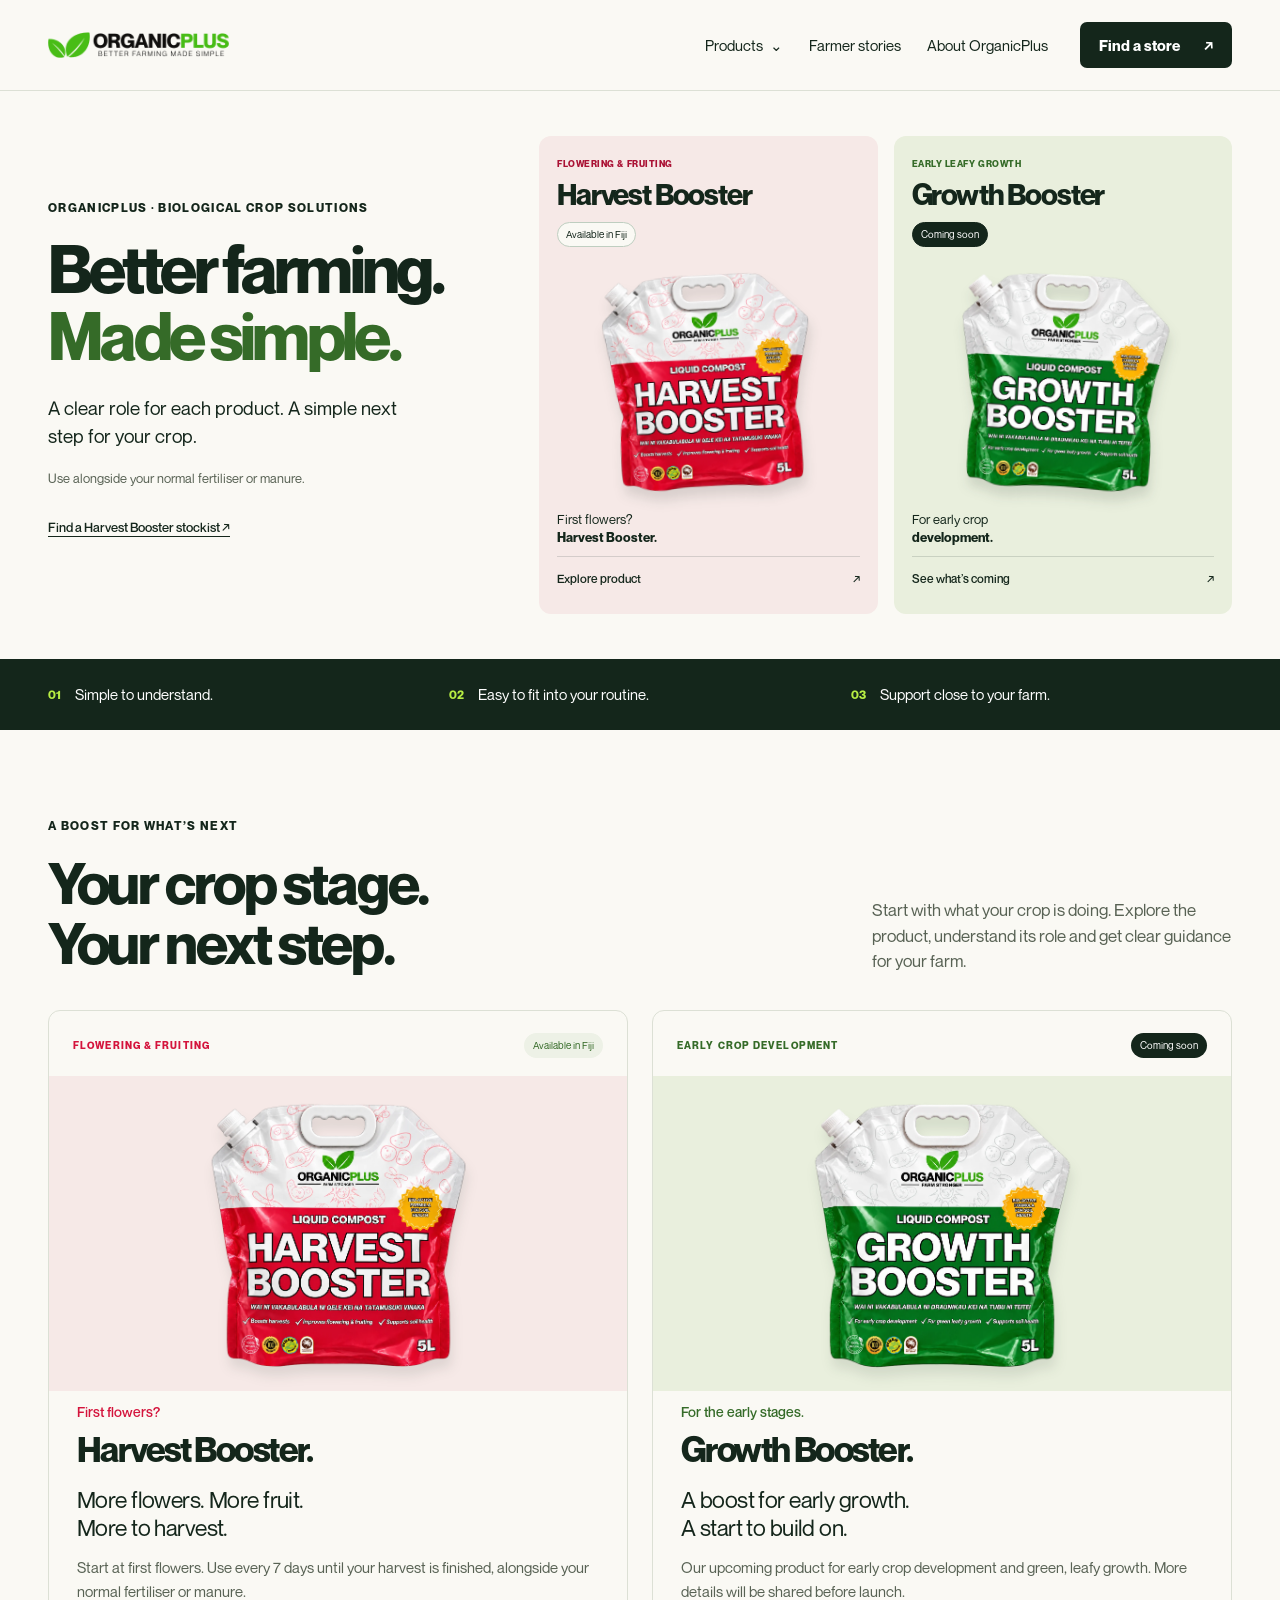
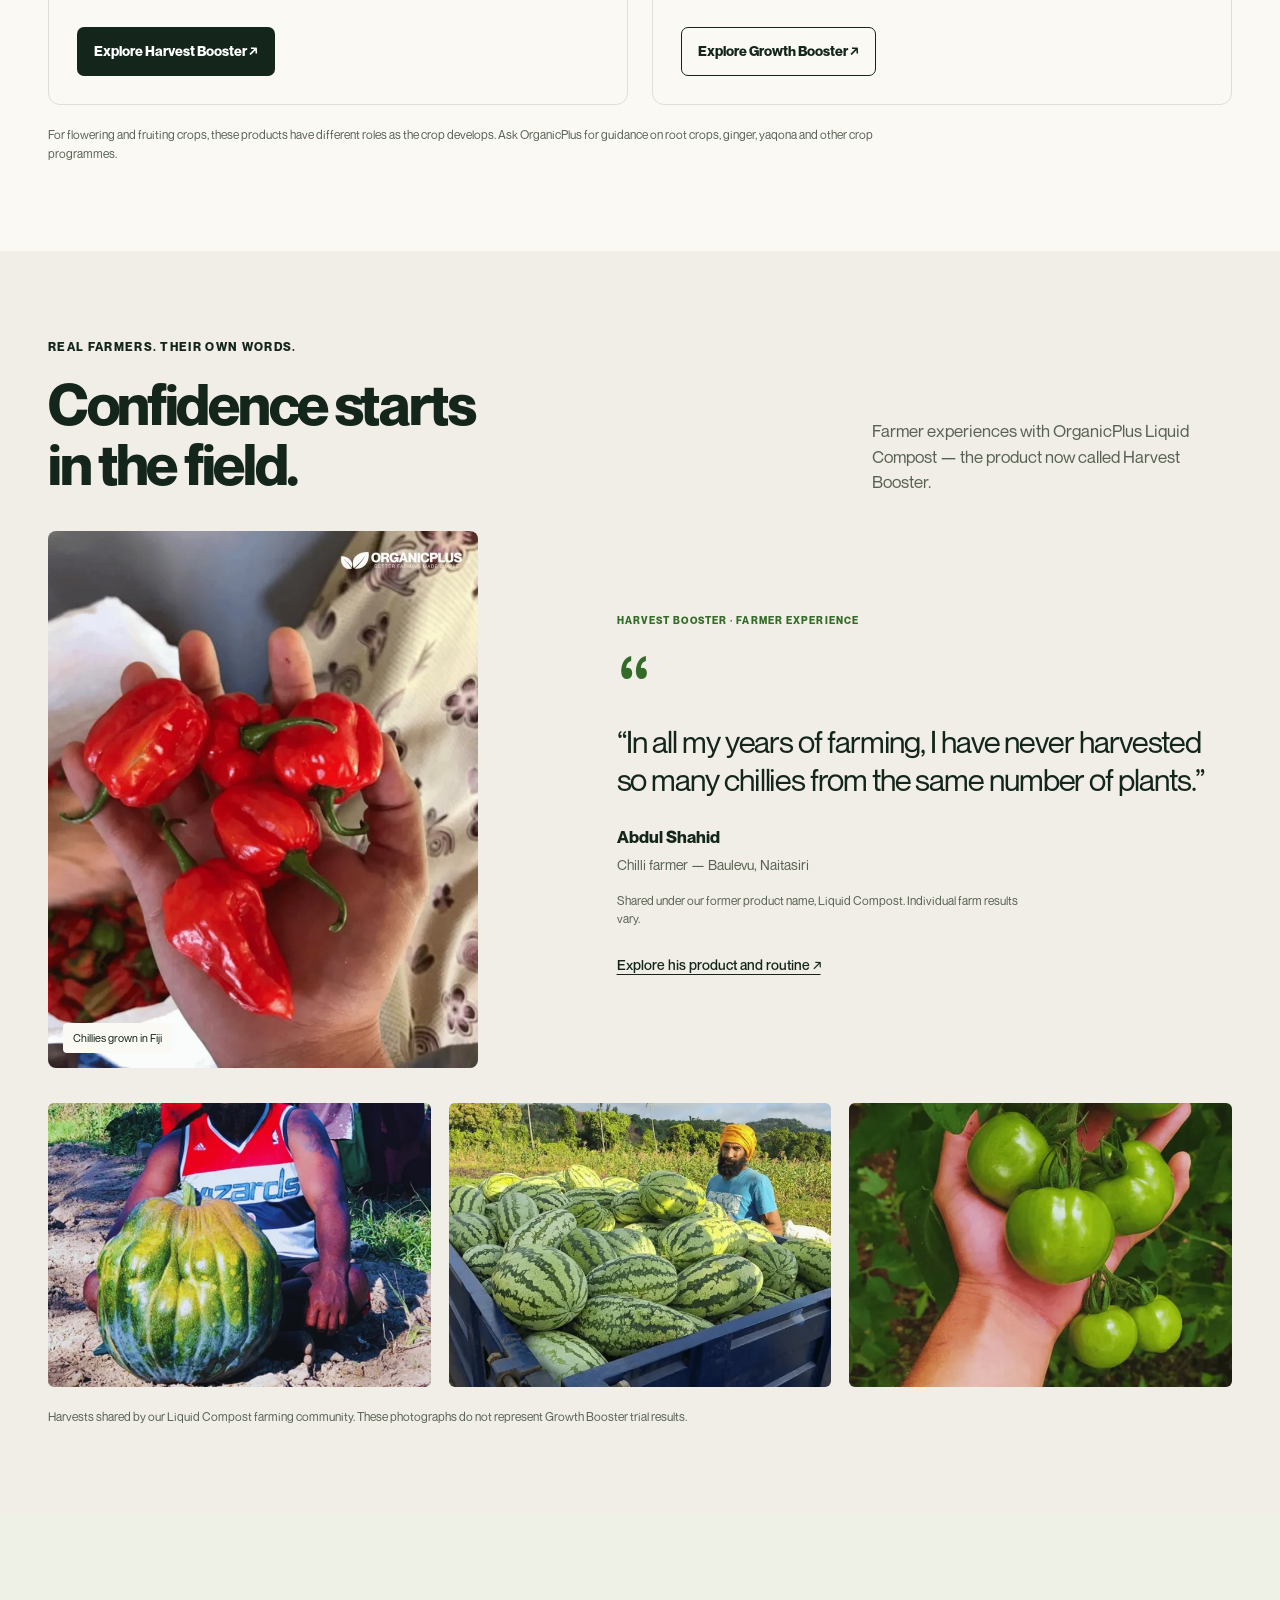
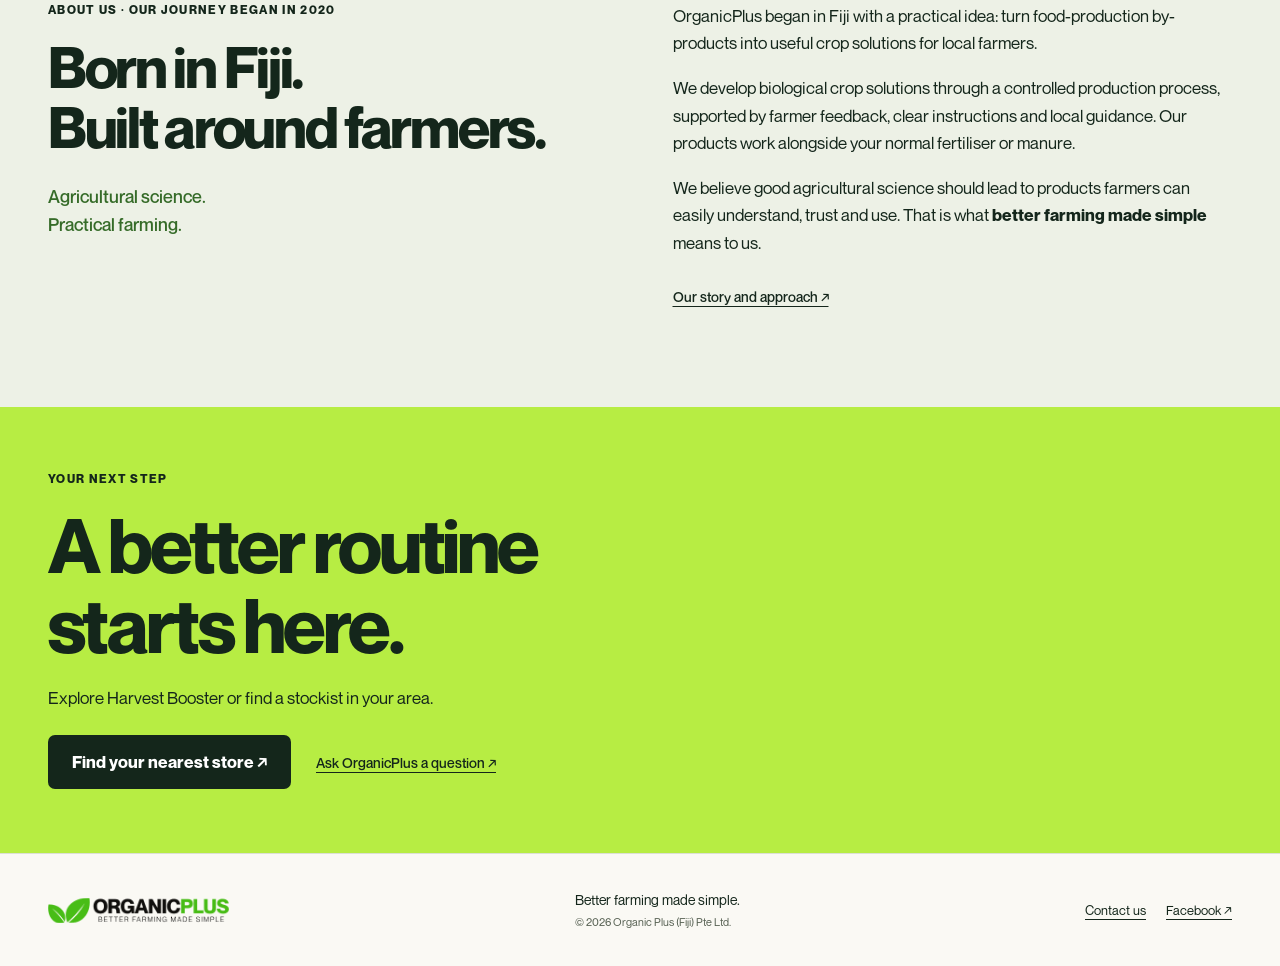
<file: index.html>
<!doctype html><html lang="en"><head><meta charset="utf-8"><meta name="viewport" content="width=device-width,initial-scale=1"><meta name="theme-color" content="#14261b"><meta name="robots" content="noindex,follow"><meta name="google-site-verification" content="asuuO5OFqMnG2PPEqqzlY6rXje_WZ1ZcZYZaog8xs3A"><title>OrganicPlus Fiji | Better farming made simple</title><meta name="description" content="Explore OrganicPlus crop solutions in Fiji: Harvest Booster for flowering and fruiting, Growth Booster coming soon, farmer experiences and local stockists."><link rel="canonical" href="https://www.baywaterfiji.com/"><meta property="og:type" content="website"><meta property="og:title" content="OrganicPlus Fiji | Better farming made simple"><meta property="og:description" content="Explore OrganicPlus crop solutions in Fiji: Harvest Booster for flowering and fruiting, Growth Booster coming soon, farmer experiences and local stockists."><meta property="og:url" content="https://www.baywaterfiji.com/"><meta property="og:site_name" content="OrganicPlus"><meta property="og:image" content="https://www.baywaterfiji.com/assets/harvest-booster-5l.png"><meta name="twitter:card" content="summary_large_image"><script type="application/ld+json">{"@context":"https://schema.org","@graph":[{"@type":"Organization","@id":"https://www.baywaterfiji.com/#organization","name":"OrganicPlus","legalName":"Organic Plus (Fiji) Pte Ltd.","url":"https://www.baywaterfiji.com/","logo":"https://www.baywaterfiji.com/assets/organicplus-logo-source.png","slogan":"Better farming made simple.","areaServed":{"@type":"Country","name":"Fiji"}},{"@type":"WebSite","@id":"https://www.baywaterfiji.com/#website","url":"https://www.baywaterfiji.com/","name":"OrganicPlus","alternateName":"OrganicPlus Fiji","publisher":{"@id":"https://www.baywaterfiji.com/#organization"}},{"@type":"WebPage","@id":"https://www.baywaterfiji.com/#webpage","url":"https://www.baywaterfiji.com/","name":"OrganicPlus Fiji | Better farming made simple","description":"Explore OrganicPlus crop solutions in Fiji: Harvest Booster for flowering and fruiting, Growth Booster coming soon, farmer experiences and local stockists.","isPartOf":{"@id":"https://www.baywaterfiji.com/#website"},"inLanguage":"en"}]}</script><link rel="preload" href="/assets/fonts/NeueMontreal-Bold.woff" as="font" type="font/woff" crossorigin><link rel="stylesheet" href="/styles.css"><link rel="stylesheet" href="/organicplus.css"><script src="/analytics.js" defer></script><script src="/site.js" defer></script></head><body data-page="home" data-product="organicplus"><a class="skip-link" href="#main">Skip to content</a>
<header class="header"><div class="container header-inner"><a class="brand" href="/" aria-label="OrganicPlus home"><span class="brand-mark"><img src="/assets/organicplus-logo-source.png" alt="OrganicPlus" width="500" height="500"></span></a>
<nav class="desktop-nav" aria-label="Main navigation"><details class="product-nav"><summary>Products</summary><div><a href="/harvest-booster/" data-product-link="harvest_booster">Harvest Booster <span>Flowering &amp; fruiting</span></a><a href="/growth-booster/" data-product-link="growth_booster">Growth Booster <span>Coming soon</span></a></div></details><a href="/#farmers">Farmer stories</a><a href="/about/">About OrganicPlus</a></nav>
<a class="button button-dark header-cta" data-store-link href="/stockists/">Find a store <span aria-hidden="true">↗</span></a><button class="menu-toggle" id="menuToggle" type="button" aria-controls="mobileNav" aria-expanded="false">Menu <span aria-hidden="true">☰</span></button></div>
<nav class="mobile-nav" id="mobileNav" aria-label="Mobile navigation" hidden><a href="/harvest-booster/" data-product-link="harvest_booster">Harvest Booster</a><a href="/growth-booster/" data-product-link="growth_booster">Growth Booster <span class="nav-soon">Coming soon</span></a><a href="/#farmers">Farmer stories</a><a href="/about/">About OrganicPlus</a><a href="/stockists/" data-store-link>Find a store ↗</a></nav></header><main id="main">
<section class="brand-hero" aria-labelledby="brand-hero-title"><div class="container brand-hero-grid"><div class="brand-hero-copy"><p class="eyebrow">ORGANICPLUS · BIOLOGICAL CROP SOLUTIONS</p><h1 id="brand-hero-title">Better farming.<br><span>Made simple.</span></h1><p class="brand-intro">A clear role for each product. A simple next step for your crop.</p><p class="brand-small">Use alongside your normal fertiliser or manure.</p><a class="text-link hero-store-link" href="/stockists/" data-store-link>Find a Harvest Booster stockist ↗</a></div>
<div class="hero-product-pair" aria-label="Choose your OrganicPlus product">
<article class="hero-product-panel hero-harvest"><p class="hero-product-role">FLOWERING &amp; FRUITING</p><h2>Harvest Booster</h2><span class="hero-product-status">Available in Fiji</span><a class="hero-product-image" href="/harvest-booster/" data-product-link="harvest_booster" aria-label="Explore Harvest Booster for flowering and fruiting"><img src="/assets/harvest-booster-transparent.webp" alt="Harvest Booster red and white 5 litre pouch with a white handle and cap" width="1254" height="1254" fetchpriority="high"></a><p class="hero-product-cue">First flowers?<br><strong>Harvest Booster.</strong></p><a class="hero-product-link" href="/harvest-booster/" data-product-link="harvest_booster">Explore product <span aria-hidden="true">↗</span></a></article>
<article class="hero-product-panel hero-growth"><p class="hero-product-role">EARLY LEAFY GROWTH</p><h2>Growth Booster</h2><span class="hero-product-status hero-status-soon">Coming soon</span><a class="hero-product-image" href="/growth-booster/" data-product-link="growth_booster" aria-label="Explore Growth Booster, coming soon"><img src="/assets/growth-booster-transparent.webp" alt="Growth Booster green and white 5 litre pouch, coming soon" width="1254" height="1254" fetchpriority="high"></a><p class="hero-product-cue">For early crop<br><strong>development.</strong></p><a class="hero-product-link" href="/growth-booster/" data-product-link="growth_booster">See what’s coming <span aria-hidden="true">↗</span></a></article>
</div></div></section>
<div class="brand-principles"><div class="container principles-grid"><p><span aria-hidden="true">01</span>Simple to understand.</p><p><span aria-hidden="true">02</span>Easy to fit into your routine.</p><p><span aria-hidden="true">03</span>Support close to your farm.</p></div></div>
<section class="section" id="products" aria-labelledby="products-title"><div class="container"><div class="section-heading"><div><p class="eyebrow">A BOOST FOR WHAT’S NEXT</p><h2 id="products-title">Your crop stage.<br>Your next step.</h2></div><p>Start with what your crop is doing. Explore the product, understand its role and get clear guidance for your farm.</p></div><div class="product-family-grid">
<article class="family-card harvest-card"><div class="family-card-top"><p class="eyebrow">FLOWERING &amp; FRUITING</p><span class="availability">Available in Fiji</span></div><a class="family-card-image" href="/harvest-booster/" data-product-link="harvest_booster" aria-label="Explore Harvest Booster"><img src="/assets/harvest-booster-transparent.webp" alt="Harvest Booster 5 litre pouch" width="1254" height="1254" loading="lazy"></a><div class="family-card-copy"><p class="product-trigger">First flowers?</p><h3>Harvest Booster.</h3><p class="product-promise">More flowers. More fruit.<br>More to harvest.</p><p>Start at first flowers. Use every 7 days until your harvest is finished, alongside your normal fertiliser or manure.</p><a class="button button-dark" href="/harvest-booster/" data-product-link="harvest_booster">Explore Harvest Booster ↗</a></div></article>
<article class="family-card growth-card"><div class="family-card-top"><p class="eyebrow">EARLY CROP DEVELOPMENT</p><span class="availability availability-soon">Coming soon</span></div><a class="family-card-image" href="/growth-booster/" data-product-link="growth_booster" aria-label="Explore Growth Booster, coming soon"><img src="/assets/growth-booster-transparent.webp" alt="Growth Booster 5 litre pouch, coming soon" width="1254" height="1254" loading="lazy"></a><div class="family-card-copy"><p class="product-trigger">For the early stages.</p><h3>Growth Booster.</h3><p class="product-promise">A boost for early growth.<br>A start to build on.</p><p>Our upcoming product for early crop development and green, leafy growth. More details will be shared before launch.</p><a class="button button-outline" href="/growth-booster/" data-product-link="growth_booster">Explore Growth Booster ↗</a></div></article>
</div><p class="family-footnote">For flowering and fruiting crops, these products have different roles as the crop develops. Ask OrganicPlus for guidance on root crops, ginger, yaqona and other crop programmes.</p></div></section>
<section class="section brand-proof" id="farmers" aria-labelledby="farmers-title"><div class="container"><div class="section-heading"><div><p class="eyebrow">REAL FARMERS. THEIR OWN WORDS.</p><h2 id="farmers-title">Confidence starts<br>in the field.</h2></div><p>Farmer experiences with OrganicPlus Liquid Compost — the product now called Harvest Booster.</p></div><div class="brand-proof-grid"><figure><img src="/assets/harvest-chillies.webp" alt="Large red chillies held in a Fiji farmer’s hand" width="800" height="1000" loading="lazy"><figcaption>Chillies grown in Fiji</figcaption></figure><div class="brand-quote"><p class="eyebrow">HARVEST BOOSTER · FARMER EXPERIENCE</p><div class="quote-mark" aria-hidden="true">“</div><blockquote>“In all my years of farming, I have never harvested so many chillies from the same number of plants.”</blockquote><p class="quote-credit"><strong>Abdul Shahid</strong><span>Chilli farmer — Baulevu, Naitasiri</span></p><p class="story-note">Shared under our former product name, Liquid Compost. Individual farm results vary.</p><a class="text-link" href="/harvest-booster/#results">Explore his product and routine ↗</a></div></div><div class="field-strip"><img src="/assets/harvest-pumpkin.webp" alt="Fiji farmer beside a large harvested pumpkin" width="640" height="800" loading="lazy"><img src="/assets/harvest-watermelons.webp" alt="Fiji farmer with harvested watermelons" width="640" height="800" loading="lazy"><img src="/assets/harvest-tomatoes.webp" alt="Green tomatoes growing on the plant" width="640" height="800" loading="lazy"></div><p class="family-footnote">Harvests shared by our Liquid Compost farming community. These photographs do not represent Growth Booster trial results.</p></div></section>
<section class="section brand-about" id="about-us" aria-labelledby="about-us-title"><div class="container brand-about-grid"><div><p class="eyebrow">ABOUT US · OUR JOURNEY BEGAN IN 2020</p><h2 id="about-us-title">Born in Fiji.<br>Built around farmers.</h2><p class="about-positioning">Agricultural science.<br>Practical farming.</p></div><div><p>OrganicPlus began in Fiji with a practical idea: turn food-production by-products into useful crop solutions for local farmers.</p><p>We develop biological crop solutions through a controlled production process, supported by farmer feedback, clear instructions and local guidance. Our products work alongside your normal fertiliser or manure.</p><p>We believe good agricultural science should lead to products farmers can easily understand, trust and use. That is what <strong>better farming made simple</strong> means to us.</p><a class="text-link" href="/about/">Our story and approach ↗</a></div></div></section>
<section class="brand-closing" id="locator"><div class="container"><p class="eyebrow">YOUR NEXT STEP</p><h2>A better routine<br>starts here.</h2><p>Explore Harvest Booster or find a stockist in your area.</p><div class="closing-actions"><a class="button button-dark" href="/stockists/" data-store-link>Find your nearest store ↗</a><a class="text-link" href="/about/#contact">Ask OrganicPlus a question ↗</a></div></div></section></main><footer class="footer"><div class="container footer-inner"><a class="brand" href="/" aria-label="OrganicPlus home"><span class="brand-mark"><img src="/assets/organicplus-logo-source.png" alt="OrganicPlus" width="500" height="500"></span></a><p>Better farming made simple.<br><span>© <span id="year">2026</span> Organic Plus (Fiji) Pte Ltd.</span></p><div class="footer-links"><a href="/about/#contact">Contact us</a><a href="https://www.facebook.com/organicplusfiji/" target="_blank" rel="noopener noreferrer">Facebook ↗</a></div></div></footer><div class="mobile-store-bar"><span>Better farming.<strong>Made simple.</strong></span><a class="button button-green" data-store-link href="/stockists/">Find a store ↗</a></div></body></html>
</file>
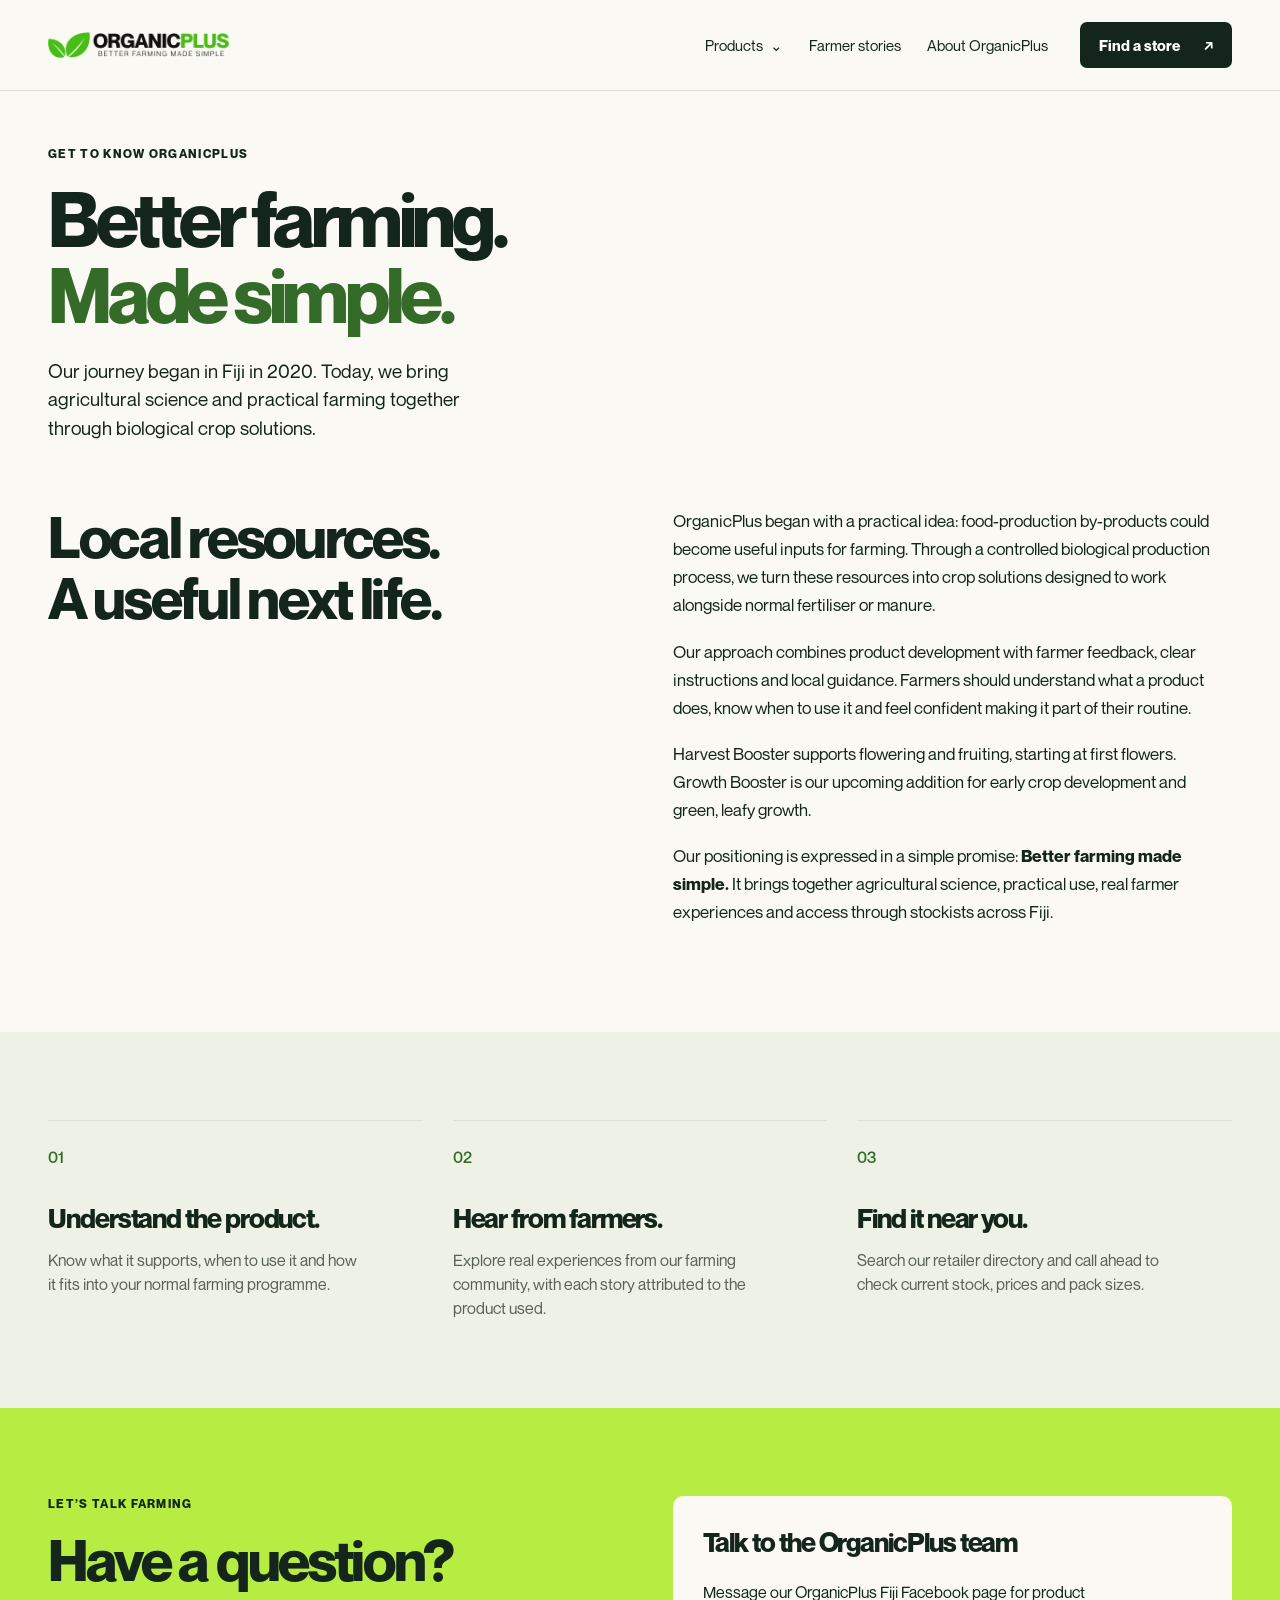
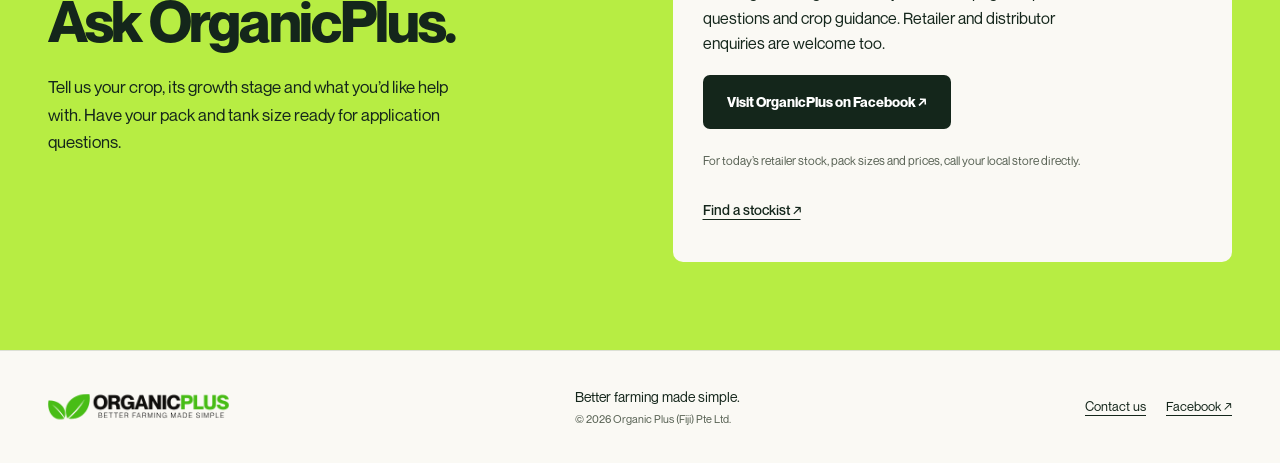
<file: about/index.html>
<!doctype html><html lang="en"><head><meta charset="utf-8"><meta name="viewport" content="width=device-width,initial-scale=1"><meta name="theme-color" content="#14261b"><meta name="robots" content="noindex,follow"><meta name="google-site-verification" content="asuuO5OFqMnG2PPEqqzlY6rXje_WZ1ZcZYZaog8xs3A"><title>About OrganicPlus Fiji | Better farming made simple</title><meta name="description" content="Get to know OrganicPlus Fiji, explore our approach to practical crop solutions and contact the team for product guidance or retailer enquiries."><link rel="canonical" href="https://www.baywaterfiji.com/about/"><meta property="og:type" content="website"><meta property="og:title" content="About OrganicPlus Fiji | Better farming made simple"><meta property="og:description" content="Get to know OrganicPlus Fiji, explore our approach to practical crop solutions and contact the team for product guidance or retailer enquiries."><meta property="og:url" content="https://www.baywaterfiji.com/about/"><meta property="og:site_name" content="OrganicPlus"><meta property="og:image" content="https://www.baywaterfiji.com/assets/harvest-booster-5l.png"><meta name="twitter:card" content="summary_large_image"><script type="application/ld+json">{"@context":"https://schema.org","@graph":[{"@type":"Organization","@id":"https://www.baywaterfiji.com/#organization","name":"OrganicPlus","legalName":"Organic Plus (Fiji) Pte Ltd.","url":"https://www.baywaterfiji.com/","logo":"https://www.baywaterfiji.com/assets/organicplus-logo-source.png","slogan":"Better farming made simple.","areaServed":{"@type":"Country","name":"Fiji"}},{"@type":"WebSite","@id":"https://www.baywaterfiji.com/#website","url":"https://www.baywaterfiji.com/","name":"OrganicPlus","alternateName":"OrganicPlus Fiji","publisher":{"@id":"https://www.baywaterfiji.com/#organization"}},{"@type":"WebPage","@id":"https://www.baywaterfiji.com/about/#webpage","url":"https://www.baywaterfiji.com/about/","name":"About OrganicPlus Fiji | Better farming made simple","description":"Get to know OrganicPlus Fiji, explore our approach to practical crop solutions and contact the team for product guidance or retailer enquiries.","isPartOf":{"@id":"https://www.baywaterfiji.com/#website"},"inLanguage":"en"}]}</script><link rel="preload" href="/assets/fonts/NeueMontreal-Bold.woff" as="font" type="font/woff" crossorigin><link rel="stylesheet" href="/styles.css"><link rel="stylesheet" href="/organicplus.css"><script src="/analytics.js" defer></script><script src="/site.js" defer></script></head><body data-page="about" data-product="organicplus"><a class="skip-link" href="#main">Skip to content</a>
<header class="header"><div class="container header-inner"><a class="brand" href="/" aria-label="OrganicPlus home"><span class="brand-mark"><img src="/assets/organicplus-logo-source.png" alt="OrganicPlus" width="500" height="500"></span></a>
<nav class="desktop-nav" aria-label="Main navigation"><details class="product-nav"><summary>Products</summary><div><a href="/harvest-booster/" data-product-link="harvest_booster">Harvest Booster <span>Flowering &amp; fruiting</span></a><a href="/growth-booster/" data-product-link="growth_booster">Growth Booster <span>Coming soon</span></a></div></details><a href="/#farmers">Farmer stories</a><a href="/about/" aria-current="page">About OrganicPlus</a></nav>
<a class="button button-dark header-cta" data-store-link href="/stockists/">Find a store <span aria-hidden="true">↗</span></a><button class="menu-toggle" id="menuToggle" type="button" aria-controls="mobileNav" aria-expanded="false">Menu <span aria-hidden="true">☰</span></button></div>
<nav class="mobile-nav" id="mobileNav" aria-label="Mobile navigation" hidden><a href="/harvest-booster/" data-product-link="harvest_booster">Harvest Booster</a><a href="/growth-booster/" data-product-link="growth_booster">Growth Booster <span class="nav-soon">Coming soon</span></a><a href="/#farmers">Farmer stories</a><a href="/about/">About OrganicPlus</a><a href="/stockists/" data-store-link>Find a store ↗</a></nav></header><main id="main"><section class="section about-hero"><div class="container"><p class="eyebrow">GET TO KNOW ORGANICPLUS</p><h1>Better farming.<br><span>Made simple.</span></h1><p class="brand-intro">Our journey began in Fiji in 2020. Today, we bring agricultural science and practical farming together through biological crop solutions.</p><div class="about-copy-grid"><div><h2>Local resources.<br>A useful next life.</h2></div><div><p>OrganicPlus began with a practical idea: food-production by-products could become useful inputs for farming. Through a controlled biological production process, we turn these resources into crop solutions designed to work alongside normal fertiliser or manure.</p><p>Our approach combines product development with farmer feedback, clear instructions and local guidance. Farmers should understand what a product does, know when to use it and feel confident making it part of their routine.</p><p>Harvest Booster supports flowering and fruiting, starting at first flowers. Growth Booster is our upcoming addition for early crop development and green, leafy growth.</p><p>Our positioning is expressed in a simple promise: <strong>Better farming made simple.</strong> It brings together agricultural science, practical use, real farmer experiences and access through stockists across Fiji.</p></div></div></div></section><section class="section about-principles"><div class="container steps-grid"><article><span class="step-number">01</span><h3>Understand the product.</h3><p>Know what it supports, when to use it and how it fits into your normal farming programme.</p></article><article><span class="step-number">02</span><h3>Hear from farmers.</h3><p>Explore real experiences from our farming community, with each story attributed to the product used.</p></article><article><span class="step-number">03</span><h3>Find it near you.</h3><p>Search our retailer directory and call ahead to check current stock, prices and pack sizes.</p></article></div></section><section class="section contact-section" id="contact"><div class="container contact-grid"><div><p class="eyebrow">LET’S TALK FARMING</p><h2>Have a question?<br>Ask OrganicPlus.</h2><p>Tell us your crop, its growth stage and what you’d like help with. Have your pack and tank size ready for application questions.</p></div><div class="contact-card"><h3>Talk to the OrganicPlus team</h3><p>Message our OrganicPlus Fiji Facebook page for product questions and crop guidance. Retailer and distributor enquiries are welcome too.</p><a class="button button-dark" href="https://www.facebook.com/organicplusfiji/" target="_blank" rel="noopener noreferrer">Visit OrganicPlus on Facebook ↗</a><p class="contact-small">For today’s retailer stock, pack sizes and prices, call your local store directly.</p><a class="text-link" href="/stockists/" data-store-link>Find a stockist ↗</a></div></div></section></main><footer class="footer"><div class="container footer-inner"><a class="brand" href="/" aria-label="OrganicPlus home"><span class="brand-mark"><img src="/assets/organicplus-logo-source.png" alt="OrganicPlus" width="500" height="500"></span></a><p>Better farming made simple.<br><span>© <span id="year">2026</span> Organic Plus (Fiji) Pte Ltd.</span></p><div class="footer-links"><a href="/about/#contact">Contact us</a><a href="https://www.facebook.com/organicplusfiji/" target="_blank" rel="noopener noreferrer">Facebook ↗</a></div></div></footer><div class="mobile-store-bar"><span>Better farming.<strong>Made simple.</strong></span><a class="button button-green" data-store-link href="/stockists/">Find a store ↗</a></div></body></html>
</file>
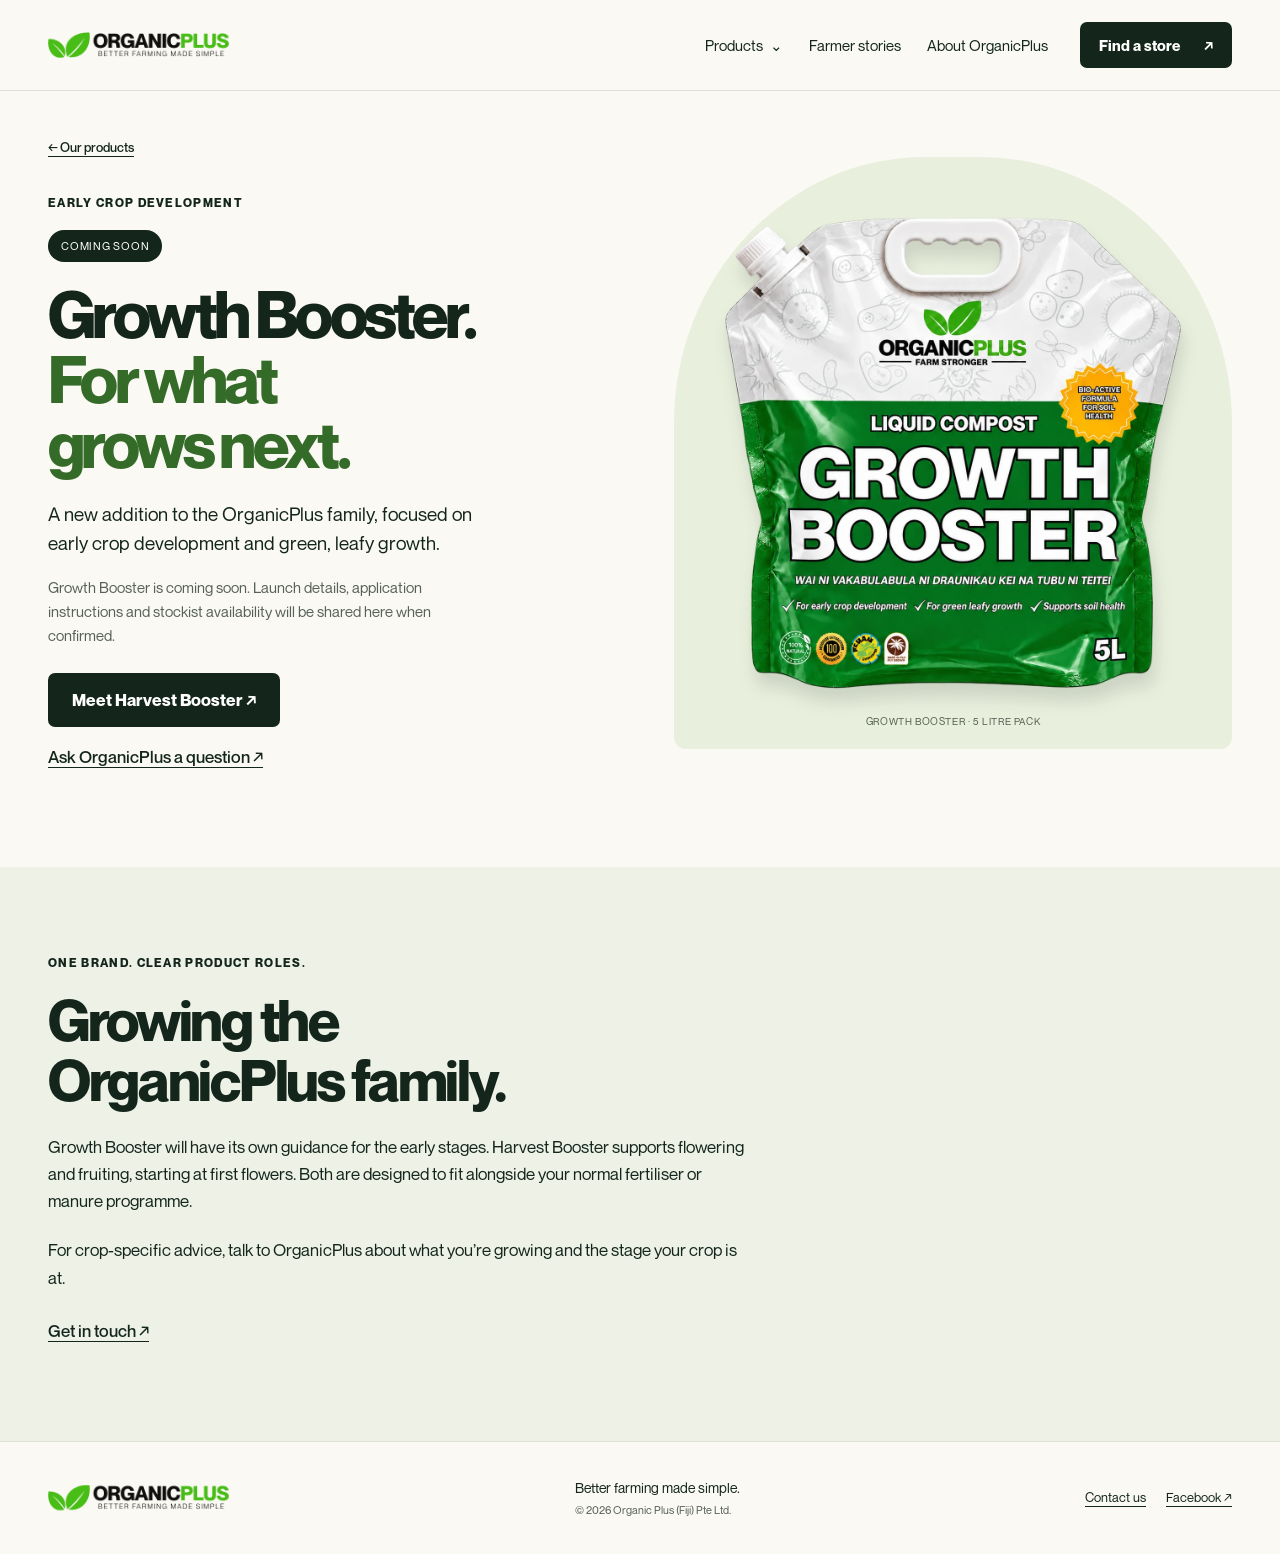
<file: growth-booster/index.html>
<!doctype html><html lang="en"><head><meta charset="utf-8"><meta name="viewport" content="width=device-width,initial-scale=1"><meta name="theme-color" content="#14261b"><meta name="robots" content="noindex,follow"><meta name="google-site-verification" content="asuuO5OFqMnG2PPEqqzlY6rXje_WZ1ZcZYZaog8xs3A"><title>Growth Booster — Coming soon | OrganicPlus Fiji</title><meta name="description" content="Growth Booster is coming soon to the OrganicPlus family. Explore the upcoming early crop development product and follow OrganicPlus for launch news."><link rel="canonical" href="https://www.baywaterfiji.com/growth-booster/"><meta property="og:type" content="website"><meta property="og:title" content="Growth Booster — Coming soon | OrganicPlus Fiji"><meta property="og:description" content="Growth Booster is coming soon to the OrganicPlus family. Explore the upcoming early crop development product and follow OrganicPlus for launch news."><meta property="og:url" content="https://www.baywaterfiji.com/growth-booster/"><meta property="og:site_name" content="OrganicPlus"><meta property="og:image" content="https://www.baywaterfiji.com/assets/harvest-booster-5l.png"><meta name="twitter:card" content="summary_large_image"><script type="application/ld+json">{"@context":"https://schema.org","@graph":[{"@type":"Organization","@id":"https://www.baywaterfiji.com/#organization","name":"OrganicPlus","legalName":"Organic Plus (Fiji) Pte Ltd.","url":"https://www.baywaterfiji.com/","logo":"https://www.baywaterfiji.com/assets/organicplus-logo-source.png","slogan":"Better farming made simple.","areaServed":{"@type":"Country","name":"Fiji"}},{"@type":"WebSite","@id":"https://www.baywaterfiji.com/#website","url":"https://www.baywaterfiji.com/","name":"OrganicPlus","alternateName":"OrganicPlus Fiji","publisher":{"@id":"https://www.baywaterfiji.com/#organization"}},{"@type":"WebPage","@id":"https://www.baywaterfiji.com/growth-booster/#webpage","url":"https://www.baywaterfiji.com/growth-booster/","name":"Growth Booster — Coming soon | OrganicPlus Fiji","description":"Growth Booster is coming soon to the OrganicPlus family. Explore the upcoming early crop development product and follow OrganicPlus for launch news.","isPartOf":{"@id":"https://www.baywaterfiji.com/#website"},"inLanguage":"en"}]}</script><link rel="preload" href="/assets/fonts/NeueMontreal-Bold.woff" as="font" type="font/woff" crossorigin><link rel="stylesheet" href="/styles.css"><link rel="stylesheet" href="/organicplus.css"><script src="/analytics.js" defer></script><script src="/site.js" defer></script></head><body data-page="product" data-product="growth_booster" class="no-store-bar"><a class="skip-link" href="#main">Skip to content</a>
<header class="header"><div class="container header-inner"><a class="brand" href="/" aria-label="OrganicPlus home"><span class="brand-mark"><img src="/assets/organicplus-logo-source.png" alt="OrganicPlus" width="500" height="500"></span></a>
<nav class="desktop-nav" aria-label="Main navigation"><details class="product-nav"><summary>Products</summary><div><a href="/harvest-booster/" data-product-link="harvest_booster">Harvest Booster <span>Flowering &amp; fruiting</span></a><a href="/growth-booster/" data-product-link="growth_booster">Growth Booster <span>Coming soon</span></a></div></details><a href="/#farmers">Farmer stories</a><a href="/about/">About OrganicPlus</a></nav>
<a class="button button-dark header-cta" data-store-link href="/stockists/">Find a store <span aria-hidden="true">↗</span></a><button class="menu-toggle" id="menuToggle" type="button" aria-controls="mobileNav" aria-expanded="false">Menu <span aria-hidden="true">☰</span></button></div>
<nav class="mobile-nav" id="mobileNav" aria-label="Mobile navigation" hidden><a href="/harvest-booster/" data-product-link="harvest_booster">Harvest Booster</a><a href="/growth-booster/" data-product-link="growth_booster">Growth Booster <span class="nav-soon">Coming soon</span></a><a href="/#farmers">Farmer stories</a><a href="/about/">About OrganicPlus</a><a href="/stockists/" data-store-link>Find a store ↗</a></nav></header><main id="main"><section class="section growth-launch"><div class="container launch-grid"><div><a class="text-link back-link" href="/#products">← Our products</a><p class="eyebrow">EARLY CROP DEVELOPMENT</p><span class="coming-soon-pill">COMING SOON</span><h1>Growth Booster.<br><span>For what<br>grows next.</span></h1><p class="brand-intro">A new addition to the OrganicPlus family, focused on early crop development and green, leafy growth.</p><p>Growth Booster is coming soon. Launch details, application instructions and stockist availability will be shared here when confirmed.</p><div class="brand-actions"><a class="button button-dark" href="/harvest-booster/" data-product-link="harvest_booster">Meet Harvest Booster ↗</a><a class="text-link" href="/about/#contact">Ask OrganicPlus a question ↗</a></div></div><div class="launch-pack"><img src="/assets/growth-booster-transparent.webp" alt="OrganicPlus Growth Booster 5 litre green and white pouch; product coming soon" width="1254" height="1254" fetchpriority="high"><p>GROWTH BOOSTER · 5 LITRE PACK</p></div></div></section><section class="section launch-note"><div class="container"><p class="eyebrow">ONE BRAND. CLEAR PRODUCT ROLES.</p><h2>Growing the<br>OrganicPlus family.</h2><p>Growth Booster will have its own guidance for the early stages. Harvest Booster supports flowering and fruiting, starting at first flowers. Both are designed to fit alongside your normal fertiliser or manure programme.</p><p>For crop-specific advice, talk to OrganicPlus about what you’re growing and the stage your crop is at.</p><a class="text-link" href="/about/#contact">Get in touch ↗</a></div></section></main><footer class="footer"><div class="container footer-inner"><a class="brand" href="/" aria-label="OrganicPlus home"><span class="brand-mark"><img src="/assets/organicplus-logo-source.png" alt="OrganicPlus" width="500" height="500"></span></a><p>Better farming made simple.<br><span>© <span id="year">2026</span> Organic Plus (Fiji) Pte Ltd.</span></p><div class="footer-links"><a href="/about/#contact">Contact us</a><a href="https://www.facebook.com/organicplusfiji/" target="_blank" rel="noopener noreferrer">Facebook ↗</a></div></div></footer></body></html>
</file>
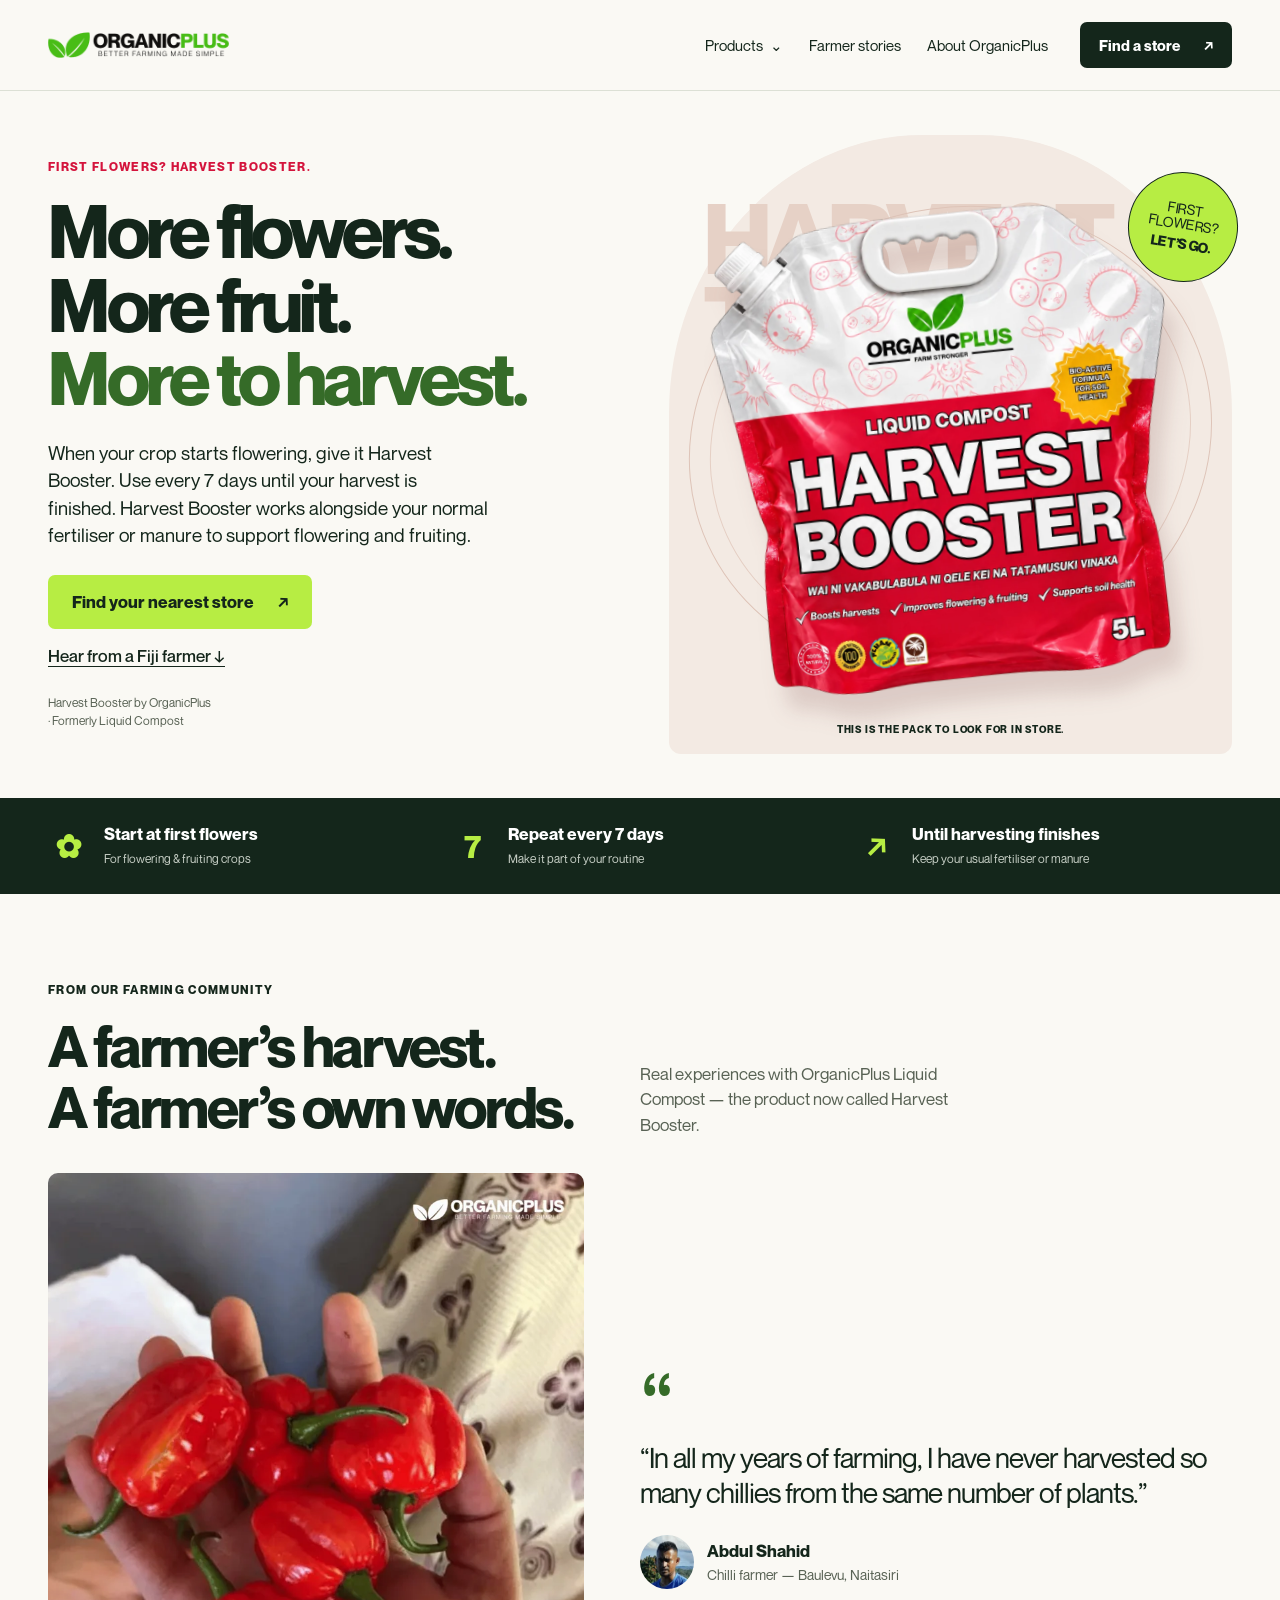
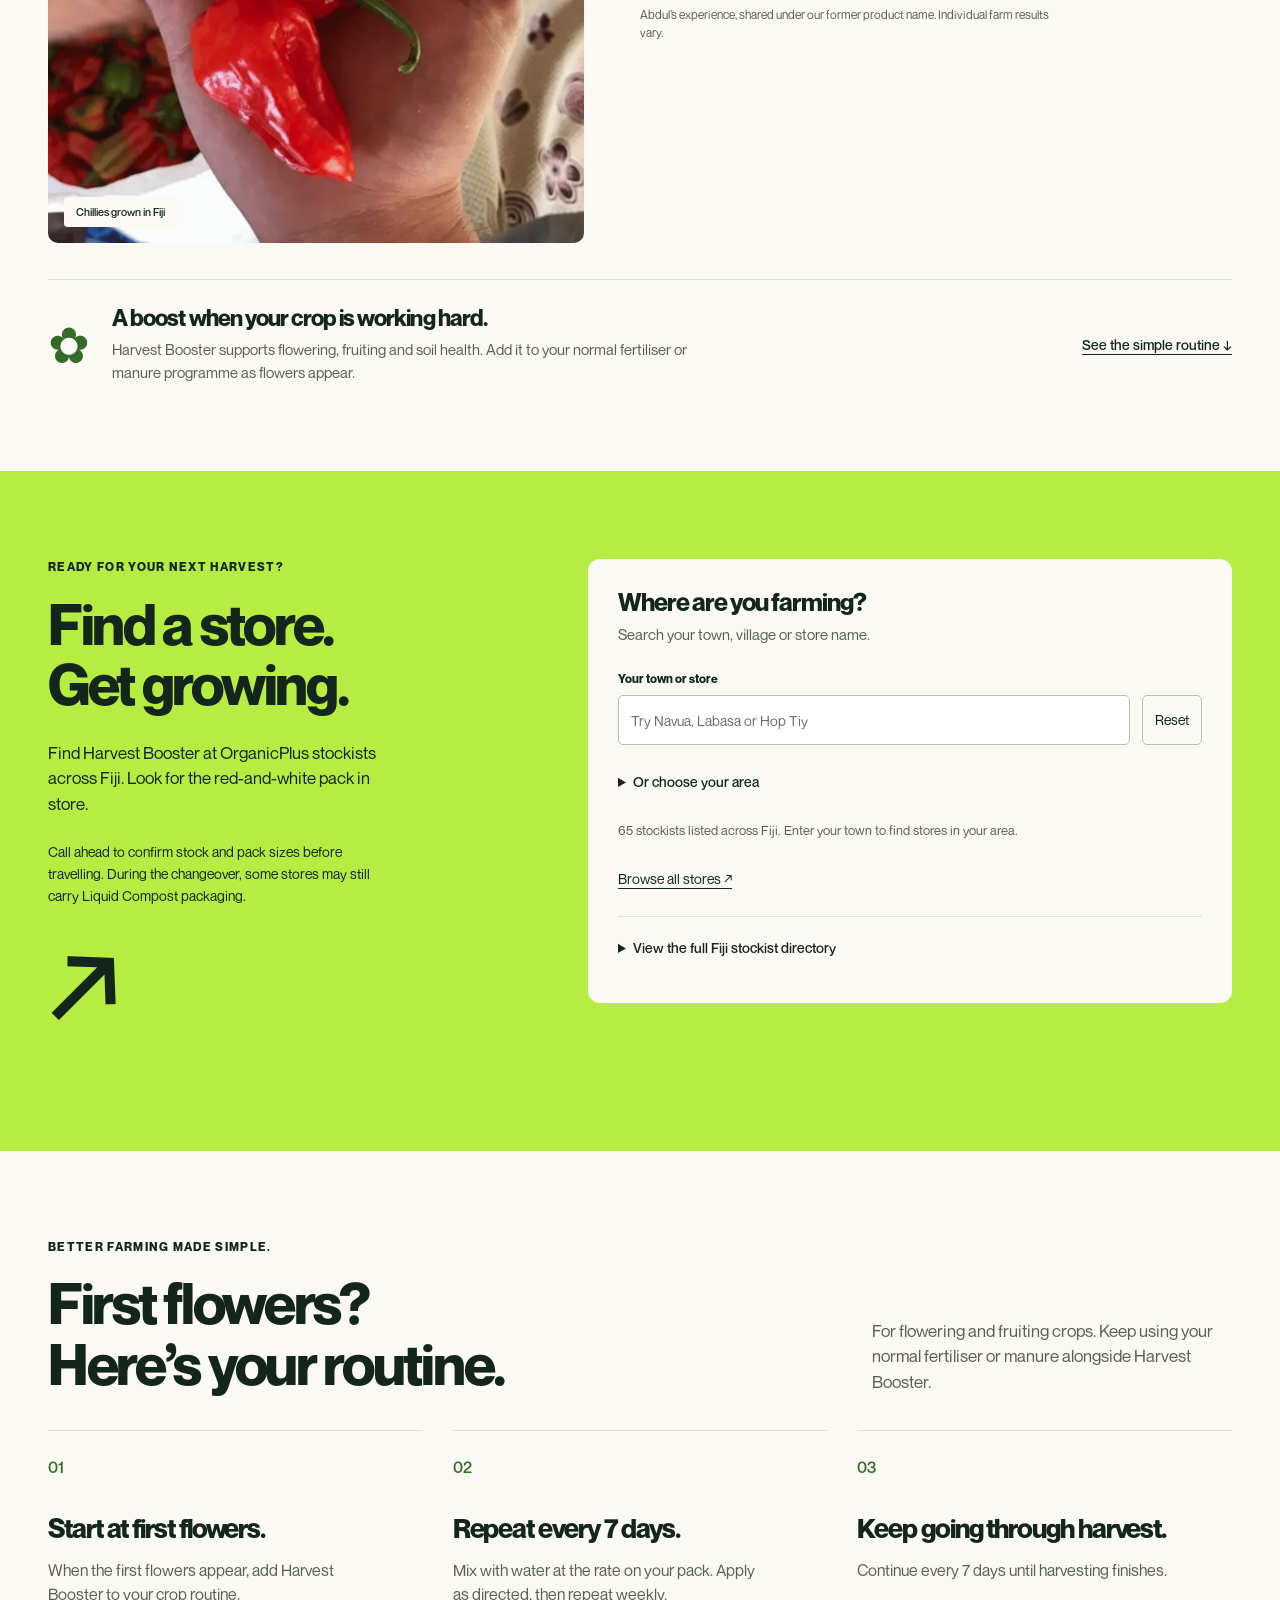
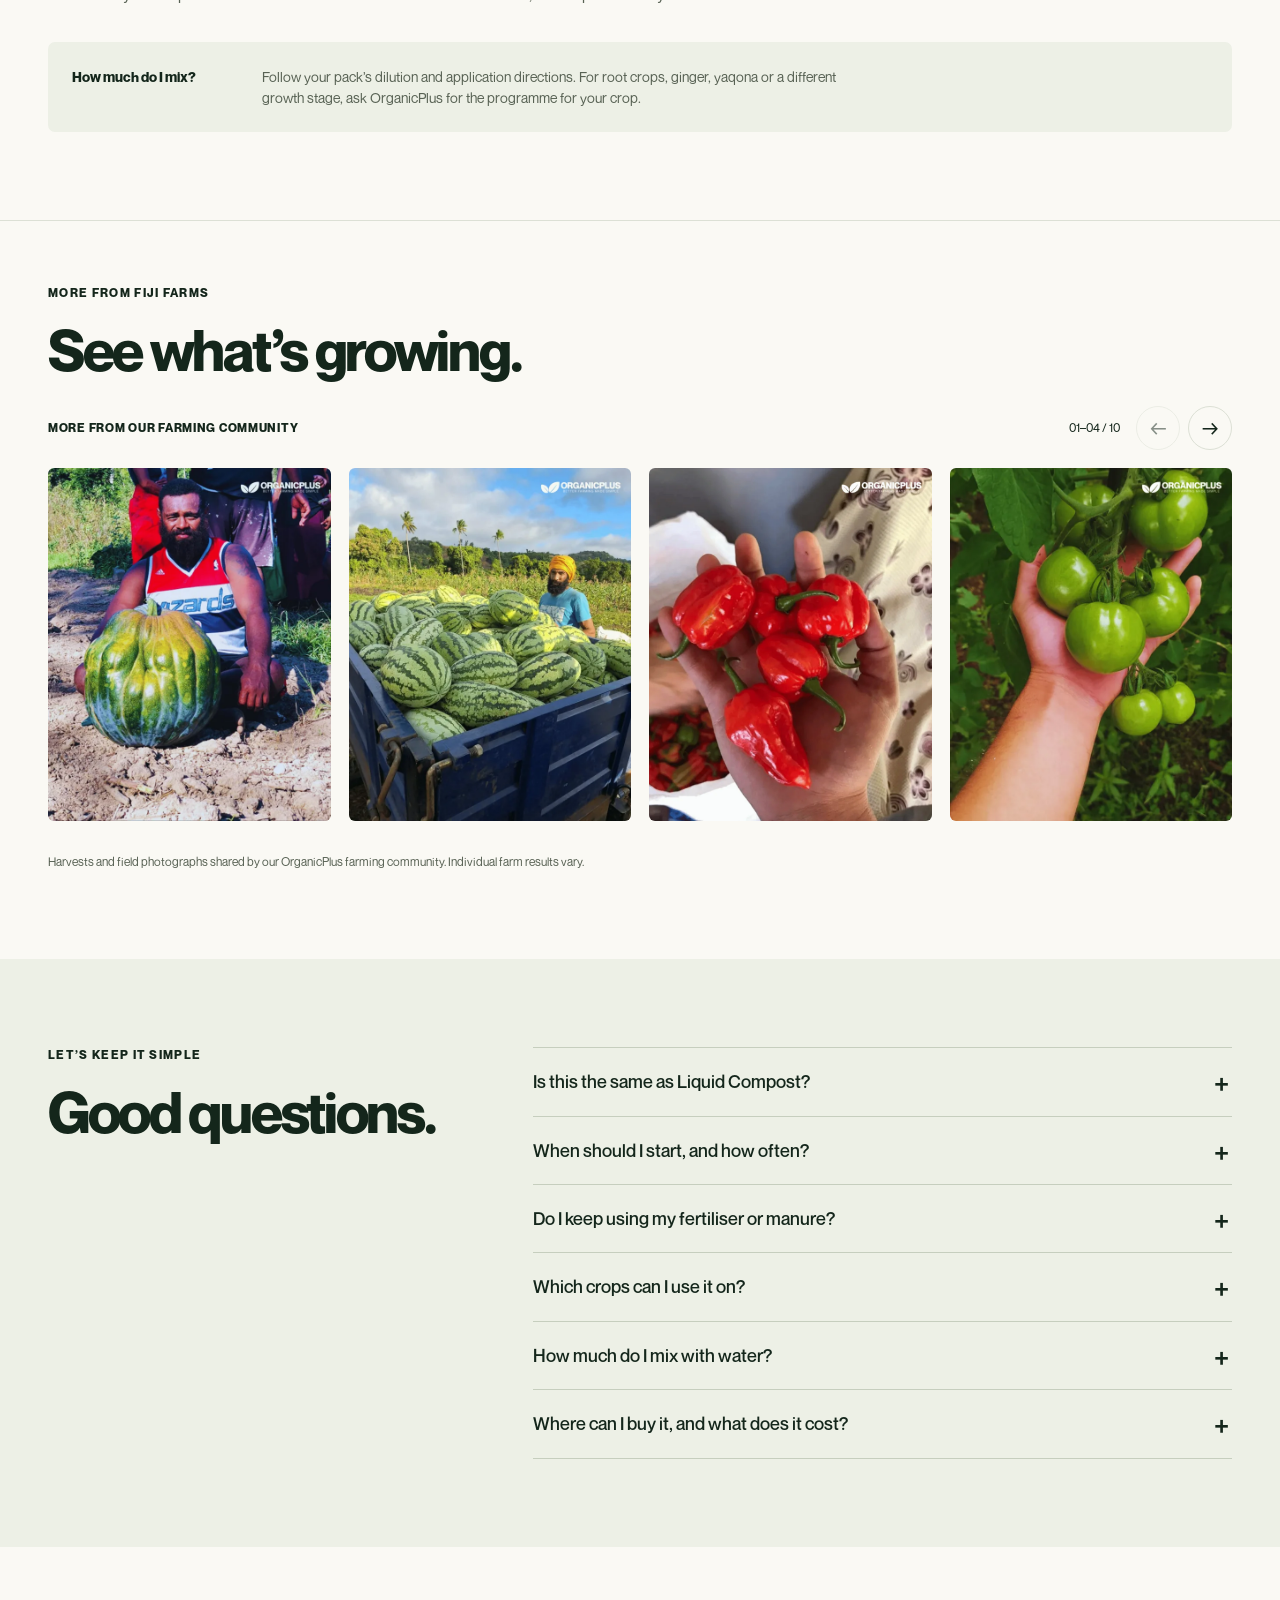
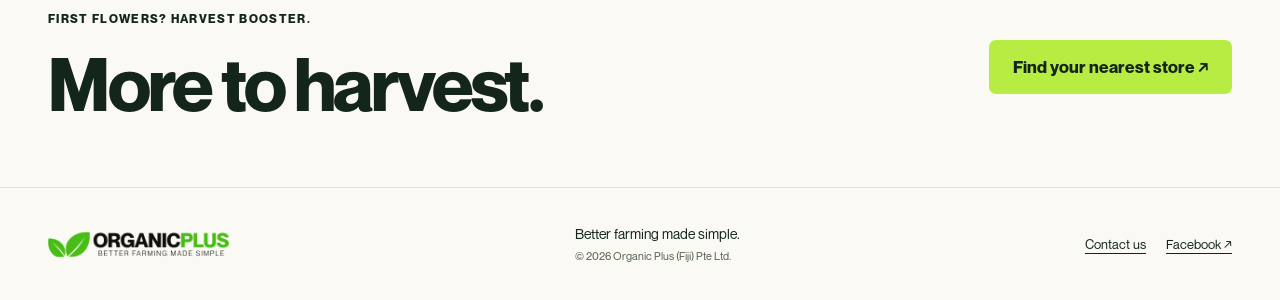
<file: harvest-booster/index.html>
<!doctype html><html lang="en"><head><meta charset="utf-8"><meta name="viewport" content="width=device-width,initial-scale=1"><meta name="theme-color" content="#14261b"><meta name="robots" content="noindex,follow"><meta name="google-site-verification" content="asuuO5OFqMnG2PPEqqzlY6rXje_WZ1ZcZYZaog8xs3A"><title>Harvest Booster Fiji | OrganicPlus Liquid Compost</title><meta name="description" content="First flowers? Harvest Booster. Learn the weekly routine, see Fiji farmer experiences and find a stockist near you."><link rel="canonical" href="https://www.baywaterfiji.com/harvest-booster/"><meta property="og:type" content="website"><meta property="og:title" content="Harvest Booster Fiji | OrganicPlus Liquid Compost"><meta property="og:description" content="First flowers? Harvest Booster. Learn the weekly routine, see Fiji farmer experiences and find a stockist near you."><meta property="og:url" content="https://www.baywaterfiji.com/harvest-booster/"><meta property="og:site_name" content="OrganicPlus"><meta property="og:image" content="https://www.baywaterfiji.com/assets/harvest-booster-5l.png"><meta name="twitter:card" content="summary_large_image"><script type="application/ld+json">{"@context":"https://schema.org","@graph":[{"@type":"Organization","@id":"https://www.baywaterfiji.com/#organization","name":"OrganicPlus","legalName":"Organic Plus (Fiji) Pte Ltd.","url":"https://www.baywaterfiji.com/","logo":"https://www.baywaterfiji.com/assets/organicplus-logo-source.png","slogan":"Better farming made simple.","areaServed":{"@type":"Country","name":"Fiji"}},{"@type":"WebSite","@id":"https://www.baywaterfiji.com/#website","url":"https://www.baywaterfiji.com/","name":"OrganicPlus","alternateName":"OrganicPlus Fiji","publisher":{"@id":"https://www.baywaterfiji.com/#organization"}},{"@type":"WebPage","@id":"https://www.baywaterfiji.com/harvest-booster/#webpage","url":"https://www.baywaterfiji.com/harvest-booster/","name":"Harvest Booster Fiji | OrganicPlus Liquid Compost","description":"First flowers? Harvest Booster. Learn the weekly routine, see Fiji farmer experiences and find a stockist near you.","isPartOf":{"@id":"https://www.baywaterfiji.com/#website"},"inLanguage":"en"}]}</script><link rel="preload" href="/assets/fonts/NeueMontreal-Bold.woff" as="font" type="font/woff" crossorigin><link rel="stylesheet" href="/styles.css"><link rel="stylesheet" href="/organicplus.css"><script src="/analytics.js" defer></script><script src="/site.js" defer></script></head><body data-page="product" data-product="harvest_booster"><a class="skip-link" href="#main">Skip to content</a>
<header class="header"><div class="container header-inner"><a class="brand" href="/" aria-label="OrganicPlus home"><span class="brand-mark"><img src="/assets/organicplus-logo-source.png" alt="OrganicPlus" width="500" height="500"></span></a>
<nav class="desktop-nav" aria-label="Main navigation"><details class="product-nav"><summary>Products</summary><div><a href="/harvest-booster/" data-product-link="harvest_booster">Harvest Booster <span>Flowering &amp; fruiting</span></a><a href="/growth-booster/" data-product-link="growth_booster">Growth Booster <span>Coming soon</span></a></div></details><a href="/#farmers">Farmer stories</a><a href="/about/">About OrganicPlus</a></nav>
<a class="button button-dark header-cta" data-store-link href="/stockists/">Find a store <span aria-hidden="true">↗</span></a><button class="menu-toggle" id="menuToggle" type="button" aria-controls="mobileNav" aria-expanded="false">Menu <span aria-hidden="true">☰</span></button></div>
<nav class="mobile-nav" id="mobileNav" aria-label="Mobile navigation" hidden><a href="/harvest-booster/" data-product-link="harvest_booster">Harvest Booster</a><a href="/growth-booster/" data-product-link="growth_booster">Growth Booster <span class="nav-soon">Coming soon</span></a><a href="/#farmers">Farmer stories</a><a href="/about/">About OrganicPlus</a><a href="/stockists/" data-store-link>Find a store ↗</a></nav></header><main id="main">
<section class="hero" aria-labelledby="hero-title"><div class="container hero-grid">
<div class="hero-copy"><p class="eyebrow product-eyebrow">FIRST FLOWERS? HARVEST BOOSTER.</p><h1 id="hero-title">More flowers.<br>More fruit.<br><span>More to harvest.</span></h1>
<p class="hero-description">When your crop starts flowering, give it Harvest Booster. Use every 7 days until your harvest is finished. Harvest Booster works alongside your normal fertiliser or manure to support flowering and fruiting.</p>
<div class="hero-actions"><a class="button button-green" href="#locator">Find your nearest store <span aria-hidden="true">↗</span></a><a class="text-link" href="#results">Hear from a Fiji farmer ↓</a></div>
<p class="hero-note">Harvest Booster by OrganicPlus <span>· Formerly Liquid Compost</span></p></div>
<div class="hero-product"><div class="product-halo" aria-hidden="true"></div><span class="stage-word" aria-hidden="true">HARVEST<br>TIME.</span><img class="pouch" src="/assets/harvest-booster-transparent.webp" alt="Harvest Booster 5 litre pouch: red and white pack with a white handle and cap" width="1254" height="1254" fetchpriority="high"><div class="product-badge"><span>FIRST<br>FLOWERS?</span><strong>LET’S GO.</strong></div><p class="product-caption">THIS IS THE PACK TO LOOK FOR IN STORE.</p></div>
</div></section>
<section class="routine-strip" aria-label="When to use Harvest Booster"><div class="container routine-grid"><div><span class="routine-icon" aria-hidden="true">✿</span><p><strong>Start at first flowers</strong><span>For flowering &amp; fruiting crops</span></p></div><div><span class="routine-icon" aria-hidden="true">7</span><p><strong>Repeat every 7 days</strong><span>Make it part of your routine</span></p></div><div><span class="routine-icon" aria-hidden="true">↗</span><p><strong>Until harvesting finishes</strong><span>Keep your usual fertiliser or manure</span></p></div></div></section>
<section class="section proof" id="results" aria-labelledby="results-title"><div class="container"><div class="section-heading"><div><p class="eyebrow">FROM OUR FARMING COMMUNITY</p><h2 id="results-title">A farmer’s harvest.<br>A farmer’s own words.</h2></div><p>Real experiences with OrganicPlus Liquid Compost — the product now called Harvest Booster.</p></div>
<div class="results-grid"><figure class="feature-farmer"><img class="featured-chillies" src="/assets/harvest-chillies.webp" alt="Large red chillies held in a farmer’s hand" width="800" height="1000" loading="lazy"><figcaption>Chillies grown in Fiji</figcaption></figure>
<div class="farmer-story"><div class="quote-mark" aria-hidden="true">“</div><blockquote>“In all my years of farming, I have never harvested so many chillies from the same number of plants.”</blockquote><div class="farmer-byline"><span class="farmer-portrait"><img src="/assets/harvest-abdul-farm.webp" alt="Abdul Shahid" width="640" height="800" loading="lazy"></span><p><strong>Abdul Shahid</strong><span>Chilli farmer — Baulevu, Naitasiri</span></p></div><p class="story-note">Abdul’s experience, shared under our former product name. Individual farm results vary.</p></div></div>
<div class="why-note" id="benefits"><span aria-hidden="true">✿</span><div><h3>A boost when your crop is working hard.</h3><p>Harvest Booster supports flowering, fruiting and soil health. Add it to your normal fertiliser or manure programme as flowers appear.</p></div><a class="text-link" href="#how-to-use">See the simple routine ↓</a></div>
</div></section>
<section class="section locator" id="locator" aria-labelledby="locator-title"><div class="container locator-layout"><div class="locator-intro"><p class="eyebrow">READY FOR YOUR NEXT HARVEST?</p><h2 id="locator-title">Find a store.<br>Get growing.</h2><p>Find Harvest Booster at OrganicPlus stockists across Fiji. Look for the red-and-white pack in store.</p><p class="locator-tip">Call ahead to confirm stock and pack sizes before travelling. During the changeover, some stores may still carry Liquid Compost packaging.</p><span class="locator-mark" aria-hidden="true">↗</span></div>
<div class="locator-panel"><h3>Where are you farming?</h3><p>Search your town, village or store name.</p><div class="search-row"><div class="search-field"><label for="storeSearch">Your town or store</label><input type="search" id="storeSearch" placeholder="Try Navua, Labasa or Hop Tiy" autocomplete="off" disabled></div><button class="reset-button" id="resetStores" type="button" disabled>Reset</button></div>
<details class="area-filters"><summary>Or choose your area</summary><div class="locator-filters"><div><label for="divisionSelect">Division</label><select id="divisionSelect" disabled><option value="">All divisions</option></select></div><div><label for="provinceSelect">Province</label><select id="provinceSelect" disabled><option value="">All provinces</option></select></div><div><label for="townSelect">Town / village</label><select id="townSelect" disabled><option value="">All towns / villages</option></select></div></div></details>
<div class="store-summary" id="storeSummary" role="status">Loading retailer locations…</div><div class="store-results" id="storeResults" aria-label="Matching retailers"></div><button class="text-button" id="showAllStores" type="button" disabled>Browse all stores ↗</button><button type="button" class="button button-dark load-more" id="loadMore" hidden>Show more stores ↓</button><noscript><p>Open the full Fiji stockist directory below, or <a href="/retailers.csv" download>download the retailer directory</a>.</p></noscript>
<!-- STOCKIST-DIRECTORY:START -->
<details class="stockist-directory"><summary>View the full Fiji stockist directory</summary><p class="directory-note">65 listed OrganicPlus stockists. Harvest Booster was formerly called Liquid Compost. Call ahead to confirm stock, pack sizes and price.</p>
<section class="directory-region"><h4>Central</h4>
<article class="directory-store"><div><h5>Korovou Post Office</h5><p>Korovou · Tailevu</p></div><a class="phone" href="tel:+6793430012" data-directory-phone data-store-name="Korovou Post Office" data-town="Korovou" data-province="Tailevu" data-division="Central" aria-label="Call Korovou Post Office on 3430012">Call 3430012 ↗</a></article>
<article class="directory-store"><div><h5>Lami Post Office</h5><p>Lami · Rewa</p></div><a class="phone" href="tel:+6793361101" data-directory-phone data-store-name="Lami Post Office" data-town="Lami" data-province="Rewa" data-division="Central" aria-label="Call Lami Post Office on 3361101">Call 3361101 ↗</a></article>
<article class="directory-store"><div><h5>Lomaivuna Post Office</h5><p>Lomaivuna · Naitasiri</p></div><a class="phone" href="tel:+6796030701" data-directory-phone data-store-name="Lomaivuna Post Office" data-town="Lomaivuna" data-province="Naitasiri" data-division="Central" aria-label="Call Lomaivuna Post Office on 6030701">Call 6030701 ↗</a></article>
<article class="directory-store"><div><h5>G.M.R. Muhammad &amp; Sons</h5><p>Nakasi · Naitasiri</p></div><a class="phone" href="tel:+6793410155" data-directory-phone data-store-name="G.M.R. Muhammad &amp; Sons" data-town="Nakasi" data-province="Naitasiri" data-division="Central" aria-label="Call G.M.R. Muhammad &amp; Sons on 3410155">Call 3410155 ↗</a></article>
<article class="directory-store"><div><h5>Nakasi Post Office</h5><p>Nakasi · Naitasiri</p></div><a class="phone" href="tel:+6793411277" data-directory-phone data-store-name="Nakasi Post Office" data-town="Nakasi" data-province="Naitasiri" data-division="Central" aria-label="Call Nakasi Post Office on 3411277">Call 3411277 ↗</a></article>
<article class="directory-store"><div><h5>Valelevu Post Office</h5><p>Nasinu · Naitasiri</p></div><a class="phone" href="tel:+6793392101" data-directory-phone data-store-name="Valelevu Post Office" data-town="Nasinu" data-province="Naitasiri" data-division="Central" aria-label="Call Valelevu Post Office on 3392101">Call 3392101 ↗</a></article>
<article class="directory-store"><div><h5>AgriPod</h5><p>Nausori · Tailevu</p></div><a class="phone" href="tel:+6799264096" data-directory-phone data-store-name="AgriPod" data-town="Nausori" data-province="Tailevu" data-division="Central" aria-label="Call AgriPod on 9264096">Call 9264096 ↗</a></article>
<article class="directory-store"><div><h5>Coastal Supplies</h5><p>Nausori · Tailevu</p></div><a class="phone" href="tel:+6799996006" data-directory-phone data-store-name="Coastal Supplies" data-town="Nausori" data-province="Tailevu" data-division="Central" aria-label="Call Coastal Supplies on 9996006">Call 9996006 ↗</a></article>
<article class="directory-store"><div><h5>Nausori Post Office</h5><p>Nausori · Tailevu</p></div><a class="phone" href="tel:+6793477740" data-directory-phone data-store-name="Nausori Post Office" data-town="Nausori" data-province="Tailevu" data-division="Central" aria-label="Call Nausori Post Office on 3477740">Call 3477740 ↗</a></article>
<article class="directory-store"><div><h5>Prasads Farm Care - Nausori</h5><p>Nausori · Tailevu</p></div><a class="phone" href="tel:+6793477205" data-directory-phone data-store-name="Prasads Farm Care - Nausori" data-town="Nausori" data-province="Tailevu" data-division="Central" aria-label="Call Prasads Farm Care - Nausori on 3477205">Call 3477205 ↗</a></article>
<article class="directory-store"><div><h5>Quality Seeds Centre</h5><p>Nausori · Tailevu</p></div><a class="phone" href="tel:+6799700515" data-directory-phone data-store-name="Quality Seeds Centre" data-town="Nausori" data-province="Tailevu" data-division="Central" aria-label="Call Quality Seeds Centre on 9700515">Call 9700515 ↗</a></article>
<article class="directory-store"><div><h5>Jaijas Chemicals</h5><p>Navua · Serua</p></div><a class="phone" href="tel:+6799839286" data-directory-phone data-store-name="Jaijas Chemicals" data-town="Navua" data-province="Serua" data-division="Central" aria-label="Call Jaijas Chemicals on 9839286">Call 9839286 ↗</a></article>
<article class="directory-store"><div><h5>Navua Post Office</h5><p>Navua · Serua</p></div><a class="phone" href="tel:+6793460110" data-directory-phone data-store-name="Navua Post Office" data-town="Navua" data-province="Serua" data-division="Central" aria-label="Call Navua Post Office on 3460110">Call 3460110 ↗</a></article>
<article class="directory-store"><div><h5>Prime Timber</h5><p>Navua · Serua</p></div><a class="phone" href="tel:+6799625456" data-directory-phone data-store-name="Prime Timber" data-town="Navua" data-province="Serua" data-division="Central" aria-label="Call Prime Timber on 9625456">Call 9625456 ↗</a></article>
<article class="directory-store"><div><h5>R.C. Manubhai</h5><p>Navua · Serua</p></div><a class="phone" href="tel:+6799985722" data-directory-phone data-store-name="R.C. Manubhai" data-town="Navua" data-province="Serua" data-division="Central" aria-label="Call R.C. Manubhai on 9985722">Call 9985722 ↗</a></article>
<article class="directory-store"><div><h5>Nayavu Post Office</h5><p>Nayavu · Tailevu</p></div><a class="phone" href="tel:+6796030585" data-directory-phone data-store-name="Nayavu Post Office" data-town="Nayavu" data-province="Tailevu" data-division="Central" aria-label="Call Nayavu Post Office on 6030585">Call 6030585 ↗</a></article>
<article class="directory-store"><div><h5>Pacific Harbour Post Office</h5><p>Pacific Harbour · Serua</p></div><a class="phone" href="tel:+6793450346" data-directory-phone data-store-name="Pacific Harbour Post Office" data-town="Pacific Harbour" data-province="Serua" data-division="Central" aria-label="Call Pacific Harbour Post Office on 3450346">Call 3450346 ↗</a></article>
<article class="directory-store"><div><h5>Hop Tiy</h5><p>Suva · Rewa</p></div><a class="phone" href="tel:+6793300875" data-directory-phone data-store-name="Hop Tiy" data-town="Suva" data-province="Rewa" data-division="Central" aria-label="Call Hop Tiy on 3300875">Call 3300875 ↗</a></article>
<article class="directory-store"><div><h5>Vunidawa Post Office</h5><p>Vunidawa · Naitasiri</p></div><a class="phone" href="tel:+6796030703" data-directory-phone data-store-name="Vunidawa Post Office" data-town="Vunidawa" data-province="Naitasiri" data-division="Central" aria-label="Call Vunidawa Post Office on 6030703">Call 6030703 ↗</a></article>
</section>
<section class="directory-region"><h4>Eastern</h4>
<article class="directory-store"><div><h5>Qarani Post Office</h5><p>Gau · Lomaiviti</p></div><a class="phone" href="tel:+6796030727" data-directory-phone data-store-name="Qarani Post Office" data-town="Gau" data-province="Lomaiviti" data-division="Eastern" aria-label="Call Qarani Post Office on 6030727">Call 6030727 ↗</a></article>
<article class="directory-store"><div><h5>Naleca Post Office</h5><p>Kadavu · Kadavu</p></div><a class="phone" href="tel:+6796030787" data-directory-phone data-store-name="Naleca Post Office" data-town="Kadavu" data-province="Kadavu" data-division="Eastern" aria-label="Call Naleca Post Office on 6030787">Call 6030787 ↗</a></article>
<article class="directory-store"><div><h5>Vunisea Post Office</h5><p>Kadavu · Kadavu</p></div><a class="phone" href="tel:+6793681275" data-directory-phone data-store-name="Vunisea Post Office" data-town="Kadavu" data-province="Kadavu" data-division="Eastern" aria-label="Call Vunisea Post Office on 3681275">Call 3681275 ↗</a></article>
<article class="directory-store"><div><h5>Nasau Post Office</h5><p>Koro · Lomaiviti</p></div><a class="phone" href="tel:+6793681001" data-directory-phone data-store-name="Nasau Post Office" data-town="Koro" data-province="Lomaiviti" data-division="Eastern" aria-label="Call Nasau Post Office on 3681001">Call 3681001 ↗</a></article>
<article class="directory-store"><div><h5>Lakeba Island Post Office</h5><p>Lakeba Island · Lau</p></div><a class="phone" href="tel:+6798280669" data-directory-phone data-store-name="Lakeba Island Post Office" data-town="Lakeba Island" data-province="Lau" data-division="Eastern" aria-label="Call Lakeba Island Post Office on 8280669">Call 8280669 ↗</a></article>
<article class="directory-store"><div><h5>Matuku Post Office</h5><p>Matuku · Lau</p></div><a class="phone" href="tel:+6796030737" data-directory-phone data-store-name="Matuku Post Office" data-town="Matuku" data-province="Lau" data-division="Eastern" aria-label="Call Matuku Post Office on 6030737">Call 6030737 ↗</a></article>
<article class="directory-store"><div><h5>Naroi Post Office</h5><p>Moala · Lau</p></div><a class="phone" href="tel:+6796030306" data-directory-phone data-store-name="Naroi Post Office" data-town="Moala" data-province="Lau" data-division="Eastern" aria-label="Call Naroi Post Office on 6030306">Call 6030306 ↗</a></article>
<article class="directory-store"><div><h5>Levuka Post Office</h5><p>Ovalau · Lomaiviti</p></div><a class="phone" href="tel:+6793440141" data-directory-phone data-store-name="Levuka Post Office" data-town="Ovalau" data-province="Lomaiviti" data-division="Eastern" aria-label="Call Levuka Post Office on 3440141">Call 3440141 ↗</a></article>
<article class="directory-store"><div><h5>Lomaloma Post Office</h5><p>Vanuabalavu · Lau</p></div><a class="phone" href="tel:+6796030238" data-directory-phone data-store-name="Lomaloma Post Office" data-town="Vanuabalavu" data-province="Lau" data-division="Eastern" aria-label="Call Lomaloma Post Office on 6030238">Call 6030238 ↗</a></article>
</section>
<section class="directory-region"><h4>Northern</h4>
<article class="directory-store"><div><h5>Daria Post Office</h5><p>Daria · Bua</p></div><a class="phone" href="tel:+6798283990" data-directory-phone data-store-name="Daria Post Office" data-town="Daria" data-province="Bua" data-division="Northern" aria-label="Call Daria Post Office on 8283990">Call 8283990 ↗</a></article>
<article class="directory-store"><div><h5>Dreketi Post Office</h5><p>Dreketi · Macuata</p></div><a class="phone" href="tel:+6798280996" data-directory-phone data-store-name="Dreketi Post Office" data-town="Dreketi" data-province="Macuata" data-division="Northern" aria-label="Call Dreketi Post Office on 8280996">Call 8280996 ↗</a></article>
<article class="directory-store"><div><h5>A. Hussain</h5><p>Labasa · Macuata</p></div><a class="phone" href="tel:+6799921566" data-directory-phone data-store-name="A. Hussain" data-town="Labasa" data-province="Macuata" data-division="Northern" aria-label="Call A. Hussain on 9921566">Call 9921566 ↗</a></article>
<article class="directory-store"><div><h5>Labasa Post Office</h5><p>Labasa · Macuata</p></div><a class="phone" href="tel:+6798812380" data-directory-phone data-store-name="Labasa Post Office" data-town="Labasa" data-province="Macuata" data-division="Northern" aria-label="Call Labasa Post Office on 8812380">Call 8812380 ↗</a></article>
<article class="directory-store"><div><h5>Munaf Motor Parts &amp; Hardware</h5><p>Labasa · Macuata</p></div><a class="phone" href="tel:+6798961242" data-directory-phone data-store-name="Munaf Motor Parts &amp; Hardware" data-town="Labasa" data-province="Macuata" data-division="Northern" aria-label="Call Munaf Motor Parts &amp; Hardware on 8961242">Call 8961242 ↗</a></article>
<article class="directory-store"><div><h5>Lakeba Village Post Office</h5><p>Lakeba Village · Macuata</p></div><a class="phone" href="tel:+6796030729" data-directory-phone data-store-name="Lakeba Village Post Office" data-town="Lakeba Village" data-province="Macuata" data-division="Northern" aria-label="Call Lakeba Village Post Office on 6030729">Call 6030729 ↗</a></article>
<article class="directory-store"><div><h5>Lekutu Post Office</h5><p>Lekutu · Bua</p></div><a class="phone" href="tel:+6798283845" data-directory-phone data-store-name="Lekutu Post Office" data-town="Lekutu" data-province="Bua" data-division="Northern" aria-label="Call Lekutu Post Office on 8283845">Call 8283845 ↗</a></article>
<article class="directory-store"><div><h5>Nabouwalu Post Office</h5><p>Nabouwalu · Bua</p></div><a class="phone" href="tel:+6798283253" data-directory-phone data-store-name="Nabouwalu Post Office" data-town="Nabouwalu" data-province="Bua" data-division="Northern" aria-label="Call Nabouwalu Post Office on 8283253">Call 8283253 ↗</a></article>
<article class="directory-store"><div><h5>Namalata Post Office</h5><p>Namalata · Bua</p></div><a class="phone" href="tel:+6798283170" data-directory-phone data-store-name="Namalata Post Office" data-town="Namalata" data-province="Bua" data-division="Northern" aria-label="Call Namalata Post Office on 8283170">Call 8283170 ↗</a></article>
<article class="directory-store"><div><h5>Natewa Post Office</h5><p>Natewa · Cakaudrove</p></div><a class="phone" href="tel:+6796030731" data-directory-phone data-store-name="Natewa Post Office" data-town="Natewa" data-province="Cakaudrove" data-division="Northern" aria-label="Call Natewa Post Office on 6030731">Call 6030731 ↗</a></article>
<article class="directory-store"><div><h5>Rabi Post Office</h5><p>Rabi · Cakaudrove</p></div><a class="phone" href="tel:+6798280866" data-directory-phone data-store-name="Rabi Post Office" data-town="Rabi" data-province="Cakaudrove" data-division="Northern" aria-label="Call Rabi Post Office on 8280866">Call 8280866 ↗</a></article>
<article class="directory-store"><div><h5>Paradise Handling</h5><p>Savusavu · Cakaudrove</p></div><a class="phone" href="tel:+6799256923" data-directory-phone data-store-name="Paradise Handling" data-town="Savusavu" data-province="Cakaudrove" data-division="Northern" aria-label="Call Paradise Handling on 9256923">Call 9256923 ↗</a></article>
<article class="directory-store"><div><h5>Savusavu Post Office</h5><p>Savusavu · Cakaudrove</p></div><a class="phone" href="tel:+6798850310" data-directory-phone data-store-name="Savusavu Post Office" data-town="Savusavu" data-province="Cakaudrove" data-division="Northern" aria-label="Call Savusavu Post Office on 8850310">Call 8850310 ↗</a></article>
<article class="directory-store"><div><h5>Seaqaqa Post Office</h5><p>Seaqaqa · Macuata</p></div><a class="phone" href="tel:+6798860001" data-directory-phone data-store-name="Seaqaqa Post Office" data-town="Seaqaqa" data-province="Macuata" data-division="Northern" aria-label="Call Seaqaqa Post Office on 8860001">Call 8860001 ↗</a></article>
<article class="directory-store"><div><h5>Krirup Hardware</h5><p>Taveuni · Cakaudrove</p></div><a class="phone" href="tel:+6799775229" data-directory-phone data-store-name="Krirup Hardware" data-town="Taveuni" data-province="Cakaudrove" data-division="Northern" aria-label="Call Krirup Hardware on 9775229">Call 9775229 ↗</a></article>
<article class="directory-store"><div><h5>Waiyevo Post Office</h5><p>Taveuni · Cakaudrove</p></div><a class="phone" href="tel:+6798880019" data-directory-phone data-store-name="Waiyevo Post Office" data-town="Taveuni" data-province="Cakaudrove" data-division="Northern" aria-label="Call Waiyevo Post Office on 8880019">Call 8880019 ↗</a></article>
<article class="directory-store"><div><h5>Tukavesi Post Office</h5><p>Tukavesi · Cakaudrove</p></div><a class="phone" href="tel:+6798283048" data-directory-phone data-store-name="Tukavesi Post Office" data-town="Tukavesi" data-province="Cakaudrove" data-division="Northern" aria-label="Call Tukavesi Post Office on 8283048">Call 8283048 ↗</a></article>
<article class="directory-store"><div><h5>Wainikoro Post Office</h5><p>Wainikoro · Macuata</p></div><a class="phone" href="tel:+6798283935" data-directory-phone data-store-name="Wainikoro Post Office" data-town="Wainikoro" data-province="Macuata" data-division="Northern" aria-label="Call Wainikoro Post Office on 8283935">Call 8283935 ↗</a></article>
</section>
<section class="directory-region"><h4>Rotuma</h4>
<article class="directory-store"><div><h5>Rotuma Post Office</h5><p>Rotuma · Rotuma</p></div><a class="phone" href="tel:+6798891003" data-directory-phone data-store-name="Rotuma Post Office" data-town="Rotuma" data-province="Rotuma" data-division="Rotuma" aria-label="Call Rotuma Post Office on 8891003">Call 8891003 ↗</a></article>
</section>
<section class="directory-region"><h4>Western</h4>
<article class="directory-store"><div><h5>Ba Post Office</h5><p>Ba · Ba</p></div><a class="phone" href="tel:+6796674341" data-directory-phone data-store-name="Ba Post Office" data-town="Ba" data-province="Ba" data-division="Western" aria-label="Call Ba Post Office on 6674341">Call 6674341 ↗</a></article>
<article class="directory-store"><div><h5>Keiyasi Post Office</h5><p>Keiyasi · Nadroga-Navosa</p></div><a class="phone" href="tel:+6796030686" data-directory-phone data-store-name="Keiyasi Post Office" data-town="Keiyasi" data-province="Nadroga-Navosa" data-division="Western" aria-label="Call Keiyasi Post Office on 6030686">Call 6030686 ↗</a></article>
<article class="directory-store"><div><h5>Korolevu Post Office</h5><p>Korolevu · Nadroga-Navosa</p></div><a class="phone" href="tel:+6796530554" data-directory-phone data-store-name="Korolevu Post Office" data-town="Korolevu" data-province="Nadroga-Navosa" data-division="Western" aria-label="Call Korolevu Post Office on 6530554">Call 6530554 ↗</a></article>
<article class="directory-store"><div><h5>Lautoka Farm Chemicals</h5><p>Lautoka · Ba</p></div><a class="phone" href="tel:+6798361972" data-directory-phone data-store-name="Lautoka Farm Chemicals" data-town="Lautoka" data-province="Ba" data-division="Western" aria-label="Call Lautoka Farm Chemicals on 8361972">Call 8361972 ↗</a></article>
<article class="directory-store"><div><h5>Lautoka Post Office</h5><p>Lautoka · Ba</p></div><a class="phone" href="tel:+6796665161" data-directory-phone data-store-name="Lautoka Post Office" data-town="Lautoka" data-province="Ba" data-division="Western" aria-label="Call Lautoka Post Office on 6665161">Call 6665161 ↗</a></article>
<article class="directory-store"><div><h5>Bombay General Traders</h5><p>Nadi · Ba</p></div><a class="phone" href="tel:+6799225389" data-directory-phone data-store-name="Bombay General Traders" data-town="Nadi" data-province="Ba" data-division="Western" aria-label="Call Bombay General Traders on 9225389">Call 9225389 ↗</a></article>
<article class="directory-store"><div><h5>Jetset Hardware</h5><p>Nadi · Ba</p></div><a class="phone" href="tel:+6799973080" data-directory-phone data-store-name="Jetset Hardware" data-town="Nadi" data-province="Ba" data-division="Western" aria-label="Call Jetset Hardware on 9973080">Call 9973080 ↗</a></article>
<article class="directory-store"><div><h5>Nadi Post Office</h5><p>Nadi · Ba</p></div><a class="phone" href="tel:+6796700001" data-directory-phone data-store-name="Nadi Post Office" data-town="Nadi" data-province="Ba" data-division="Western" aria-label="Call Nadi Post Office on 6700001">Call 6700001 ↗</a></article>
<article class="directory-store"><div><h5>Prasads Farm Care - Nadi</h5><p>Nadi · Ba</p></div><a class="phone" href="tel:+6792005295" data-directory-phone data-store-name="Prasads Farm Care - Nadi" data-town="Nadi" data-province="Ba" data-division="Western" aria-label="Call Prasads Farm Care - Nadi on 2005295">Call 2005295 ↗</a></article>
<article class="directory-store"><div><h5>Rakiraki Post Office</h5><p>Rakiraki · Ra</p></div><a class="phone" href="tel:+6796694060" data-directory-phone data-store-name="Rakiraki Post Office" data-town="Rakiraki" data-province="Ra" data-division="Western" aria-label="Call Rakiraki Post Office on 6694060">Call 6694060 ↗</a></article>
<article class="directory-store"><div><h5>Sabeto Post Office</h5><p>Sabeto · Ba</p></div><a class="phone" href="tel:+6796030699" data-directory-phone data-store-name="Sabeto Post Office" data-town="Sabeto" data-province="Ba" data-division="Western" aria-label="Call Sabeto Post Office on 6030699">Call 6030699 ↗</a></article>
<article class="directory-store"><div><h5>Kavasutra Kava Bar - Lawai</h5><p>Sigatoka · Nadroga-Navosa</p></div><a class="phone" href="tel:+6799738068" data-directory-phone data-store-name="Kavasutra Kava Bar - Lawai" data-town="Sigatoka" data-province="Nadroga-Navosa" data-division="Western" aria-label="Call Kavasutra Kava Bar - Lawai on 9738068">Call 9738068 ↗</a></article>
<article class="directory-store"><div><h5>Lal&#39;s Trading</h5><p>Sigatoka · Nadroga-Navosa</p></div><a class="phone" href="tel:+6799427092" data-directory-phone data-store-name="Lal&#39;s Trading" data-town="Sigatoka" data-province="Nadroga-Navosa" data-division="Western" aria-label="Call Lal&#39;s Trading on 9427092">Call 9427092 ↗</a></article>
<article class="directory-store"><div><h5>Monika&#39;s Market Stall</h5><p>Sigatoka · Nadroga-Navosa</p></div><a class="phone" href="tel:+6799916689" data-directory-phone data-store-name="Monika&#39;s Market Stall" data-town="Sigatoka" data-province="Nadroga-Navosa" data-division="Western" aria-label="Call Monika&#39;s Market Stall on 9916689">Call 9916689 ↗</a></article>
<article class="directory-store"><div><h5>Sigatoka Chemical Suppliers</h5><p>Sigatoka · Nadroga-Navosa</p></div><a class="phone" href="tel:+6799920975" data-directory-phone data-store-name="Sigatoka Chemical Suppliers" data-town="Sigatoka" data-province="Nadroga-Navosa" data-division="Western" aria-label="Call Sigatoka Chemical Suppliers on 9920975">Call 9920975 ↗</a></article>
<article class="directory-store"><div><h5>Sigatoka Post Office</h5><p>Sigatoka · Nadroga-Navosa</p></div><a class="phone" href="tel:+6796500321" data-directory-phone data-store-name="Sigatoka Post Office" data-town="Sigatoka" data-province="Nadroga-Navosa" data-division="Western" aria-label="Call Sigatoka Post Office on 6500321">Call 6500321 ↗</a></article>
<article class="directory-store"><div><h5>Tavua Post Office</h5><p>Tavua · Ba</p></div><a class="phone" href="tel:+6796690239" data-directory-phone data-store-name="Tavua Post Office" data-town="Tavua" data-province="Ba" data-division="Western" aria-label="Call Tavua Post Office on 6690239">Call 6690239 ↗</a></article>
<article class="directory-store"><div><h5>Vatukoula Post Office</h5><p>Vatukoula · Ba</p></div><a class="phone" href="tel:+6796680639" data-directory-phone data-store-name="Vatukoula Post Office" data-town="Vatukoula" data-province="Ba" data-division="Western" aria-label="Call Vatukoula Post Office on 6680639">Call 6680639 ↗</a></article>
</section>
</details>
<!-- STOCKIST-DIRECTORY:END -->
</div>
</div></section>
<section class="section how-to" id="how-to-use" aria-labelledby="how-title"><div class="container"><div class="section-heading"><div><p class="eyebrow">BETTER FARMING MADE SIMPLE.</p><h2 id="how-title">First flowers?<br>Here’s your routine.</h2></div><p>For flowering and fruiting crops. Keep using your normal fertiliser or manure alongside Harvest Booster.</p></div><div class="steps-grid"><article><span class="step-number">01</span><h3>Start at first flowers.</h3><p>When the first flowers appear, add Harvest Booster to your crop routine.</p></article><article><span class="step-number">02</span><h3>Repeat every 7 days.</h3><p>Mix with water at the rate on your pack. Apply as directed, then repeat weekly.</p></article><article><span class="step-number">03</span><h3>Keep going through harvest.</h3><p>Continue every 7 days until harvesting finishes.</p></article></div><div class="how-note"><strong>How much do I mix?</strong><p>Follow your pack’s dilution and application directions. For root crops, ginger, yaqona or a different growth stage, ask OrganicPlus for the programme for your crop.</p></div></div></section>
<section class="section community" aria-labelledby="community-title"><div class="container"><p class="eyebrow">MORE FROM FIJI FARMS</p><h2 id="community-title">See what’s growing.</h2>
      <div class="gallery-heading"><h3>MORE FROM OUR FARMING COMMUNITY</h3><div class="gallery-controls"><span id="galleryPosition" class="gallery-count" aria-live="polite">01 / 10</span><button type="button" id="galleryPrev" class="icon-button" aria-label="Previous harvest photo">←</button><button type="button" id="galleryNext" class="icon-button" aria-label="Next harvest photo">→</button></div></div>
      <div class="harvest-gallery" id="harvestGallery" tabindex="0" aria-label="Farmer harvest photographs; use arrow buttons or scroll to see more">
<figure><img src="/assets/harvest-pumpkin.webp" alt="Farmer beside a large pumpkin grown in Fiji" width="640" height="800" loading="lazy"></figure>
<figure><img src="/assets/harvest-watermelons.webp" alt="Farmer with a truckload of harvested watermelons" width="640" height="800" loading="lazy"></figure>
<figure><img src="/assets/harvest-chillies.webp" alt="Large red chillies held in a farmer’s hand" width="800" height="1000" loading="lazy"></figure>
<figure><img src="/assets/harvest-tomatoes.webp" alt="A cluster of large green tomatoes on the plant" width="640" height="800" loading="lazy"></figure>
<figure><img src="/assets/harvest-eggplants.webp" alt="Young farmer holding two large eggplants" width="640" height="800" loading="lazy"></figure>
<figure><img src="/assets/harvest-cabbage.webp" alt="Farmer holding a freshly harvested cabbage" width="640" height="800" loading="lazy"></figure>
<figure><img src="/assets/harvest-ginger.webp" alt="Large freshly harvested ginger rhizome" width="640" height="800" loading="lazy"></figure>
<figure><img src="/assets/harvest-dalo.webp" alt="Freshly harvested dalo with stems attached" width="640" height="800" loading="lazy"></figure>
<figure><img src="/assets/harvest-abdul-farm.webp" alt="Abdul Shahid standing in his chilli field" width="640" height="800" loading="lazy"></figure>
<figure><img src="/assets/harvest-crop-field.webp" alt="Lush crop growth in an OrganicPlus farmer’s field" width="640" height="800" loading="lazy"></figure>
      </div><p class="gallery-note">Harvests and field photographs shared by our OrganicPlus farming community. Individual farm results vary.</p>

</div></section>
<section class="section faq" id="faq" aria-labelledby="faq-title"><div class="container faq-grid"><div><p class="eyebrow">LET’S KEEP IT SIMPLE</p><h2 id="faq-title">Good questions.</h2></div><div class="faq-list">
<details><summary>Is this the same as Liquid Compost?</summary><div class="faq-answer">Yes. Harvest Booster is the new name and packaging for OrganicPlus Liquid Compost. Our farmer photos and testimonials may still show or mention the previous name.</div></details>
<details><summary>When should I start, and how often?</summary><div class="faq-answer">For flowering and fruiting crops, start when the first flowers appear. Apply every 7 days until harvesting finishes. Follow the mixing and application directions on your pack.</div></details>
<details><summary>Do I keep using my fertiliser or manure?</summary><div class="faq-answer">Yes. Use Harvest Booster alongside your usual fertiliser or manure programme. It supports your crop and soil, while your normal programme supplies the nutrition your crop needs.</div></details>
<details><summary>Which crops can I use it on?</summary><div class="faq-answer">Harvest Booster supports flowering and fruiting crops, including watermelon, chillies, eggplant and fruit trees. For root crops, ginger, yaqona and other crop programmes, ask OrganicPlus for guidance on timing and application.</div></details>
<details><summary>How much do I mix with water?</summary><div class="faq-answer">Use the dilution and application directions on your pack. Rates depend on your application method and crop. Have your crop, plant count and tank size ready when asking for advice.</div></details>
<details><summary>Where can I buy it, and what does it cost?</summary><div class="faq-answer">Use our <a href="#locator">store finder</a> to find a stockist in your area. Call to check today’s price, available pack sizes and stock before travelling.</div></details>
</div></div></section>
<section class="closing"><div class="container closing-inner"><div><p class="eyebrow">FIRST FLOWERS? HARVEST BOOSTER.</p><h2>More to harvest.</h2></div><a class="button button-green" href="#locator">Find your nearest store ↗</a></div></section>
</main><footer class="footer"><div class="container footer-inner"><a class="brand" href="/" aria-label="OrganicPlus home"><span class="brand-mark"><img src="/assets/organicplus-logo-source.png" alt="OrganicPlus" width="500" height="500"></span></a><p>Better farming made simple.<br><span>© <span id="year">2026</span> Organic Plus (Fiji) Pte Ltd.</span></p><div class="footer-links"><a href="/about/#contact">Contact us</a><a href="https://www.facebook.com/organicplusfiji/" target="_blank" rel="noopener noreferrer">Facebook ↗</a></div></div></footer><div class="mobile-store-bar"><span>First flowers?<strong>Harvest Booster.</strong></span><a class="button button-green" data-store-link href="#locator">Find a store ↗</a></div></body></html>
</file>
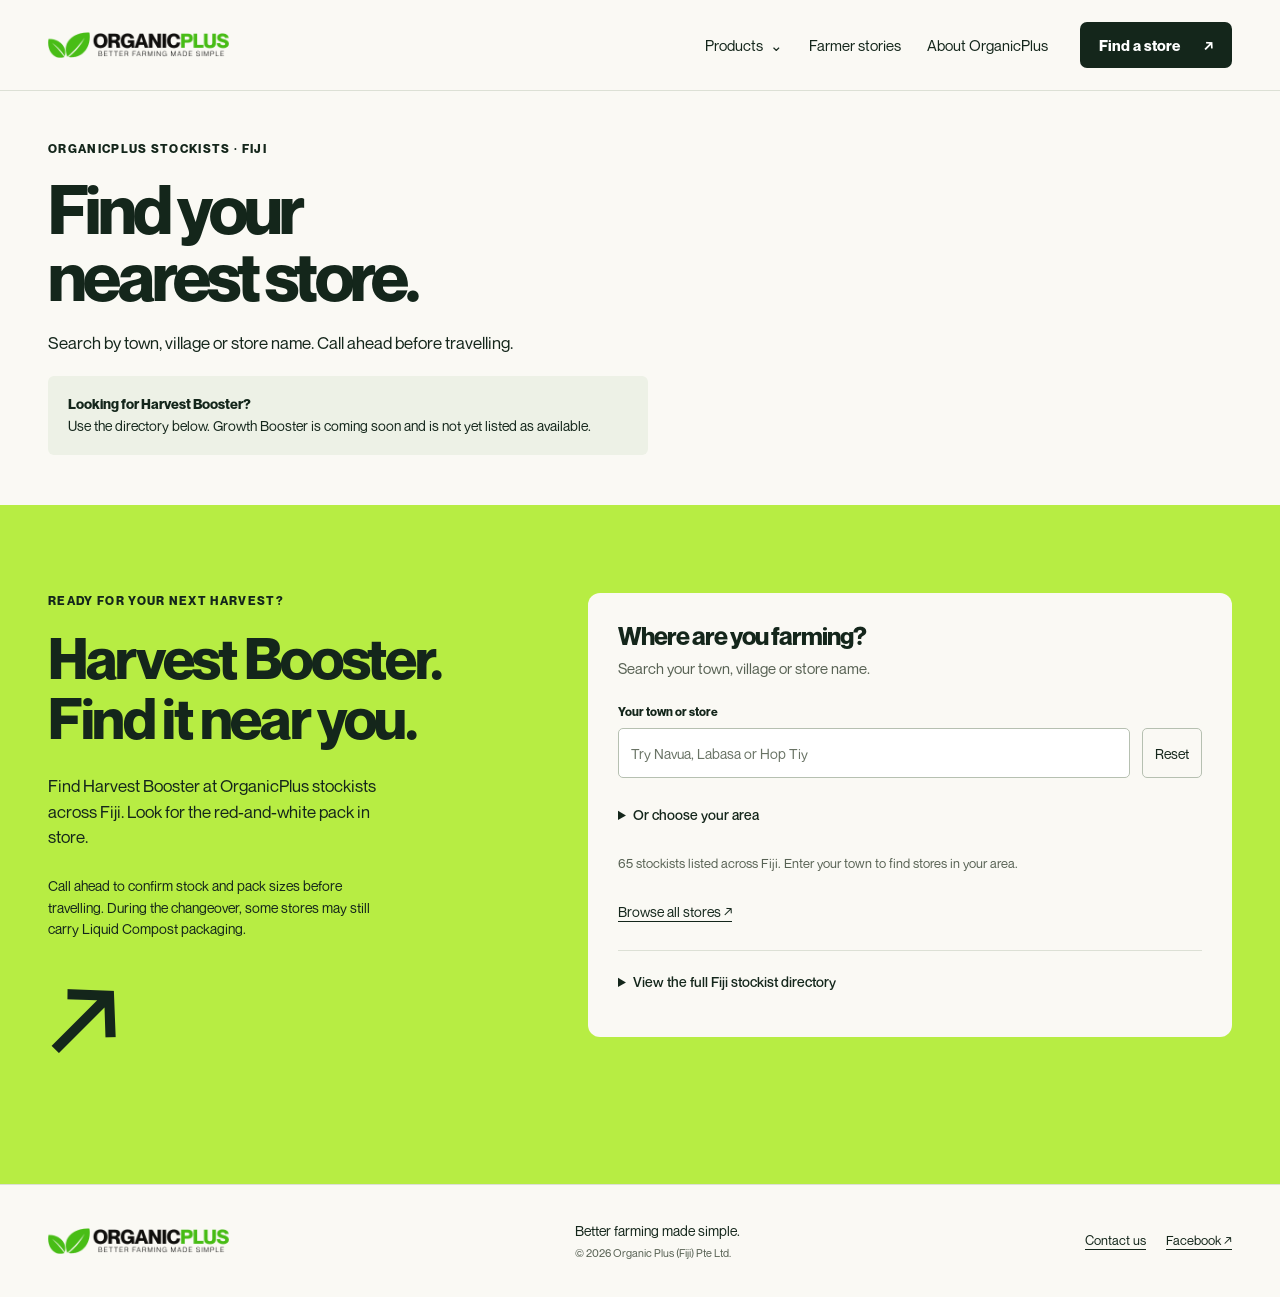
<file: stockists/index.html>
<!doctype html><html lang="en"><head><meta charset="utf-8"><meta name="viewport" content="width=device-width,initial-scale=1"><meta name="theme-color" content="#14261b"><meta name="robots" content="noindex,follow"><meta name="google-site-verification" content="asuuO5OFqMnG2PPEqqzlY6rXje_WZ1ZcZYZaog8xs3A"><title>Harvest Booster Stockists in Fiji | OrganicPlus</title><meta name="description" content="Find an OrganicPlus Harvest Booster stockist in Fiji. Search local retailers and post offices, then call to confirm stock, pack sizes and price."><link rel="canonical" href="https://www.baywaterfiji.com/stockists/"><meta property="og:type" content="website"><meta property="og:title" content="Harvest Booster Stockists in Fiji | OrganicPlus"><meta property="og:description" content="Find an OrganicPlus Harvest Booster stockist in Fiji. Search local retailers and post offices, then call to confirm stock, pack sizes and price."><meta property="og:url" content="https://www.baywaterfiji.com/stockists/"><meta property="og:site_name" content="OrganicPlus"><meta property="og:image" content="https://www.baywaterfiji.com/assets/harvest-booster-5l.png"><meta name="twitter:card" content="summary_large_image"><script type="application/ld+json">{"@context":"https://schema.org","@graph":[{"@type":"Organization","@id":"https://www.baywaterfiji.com/#organization","name":"OrganicPlus","legalName":"Organic Plus (Fiji) Pte Ltd.","url":"https://www.baywaterfiji.com/","logo":"https://www.baywaterfiji.com/assets/organicplus-logo-source.png","slogan":"Better farming made simple.","areaServed":{"@type":"Country","name":"Fiji"}},{"@type":"WebSite","@id":"https://www.baywaterfiji.com/#website","url":"https://www.baywaterfiji.com/","name":"OrganicPlus","alternateName":"OrganicPlus Fiji","publisher":{"@id":"https://www.baywaterfiji.com/#organization"}},{"@type":"WebPage","@id":"https://www.baywaterfiji.com/stockists/#webpage","url":"https://www.baywaterfiji.com/stockists/","name":"Harvest Booster Stockists in Fiji | OrganicPlus","description":"Find an OrganicPlus Harvest Booster stockist in Fiji. Search local retailers and post offices, then call to confirm stock, pack sizes and price.","isPartOf":{"@id":"https://www.baywaterfiji.com/#website"},"inLanguage":"en"}]}</script><link rel="preload" href="/assets/fonts/NeueMontreal-Bold.woff" as="font" type="font/woff" crossorigin><link rel="stylesheet" href="/styles.css"><link rel="stylesheet" href="/organicplus.css"><script src="/analytics.js" defer></script><script src="/site.js" defer></script></head><body data-page="stockists" data-product="harvest_booster"><a class="skip-link" href="#main">Skip to content</a>
<header class="header"><div class="container header-inner"><a class="brand" href="/" aria-label="OrganicPlus home"><span class="brand-mark"><img src="/assets/organicplus-logo-source.png" alt="OrganicPlus" width="500" height="500"></span></a>
<nav class="desktop-nav" aria-label="Main navigation"><details class="product-nav"><summary>Products</summary><div><a href="/harvest-booster/" data-product-link="harvest_booster">Harvest Booster <span>Flowering &amp; fruiting</span></a><a href="/growth-booster/" data-product-link="growth_booster">Growth Booster <span>Coming soon</span></a></div></details><a href="/#farmers">Farmer stories</a><a href="/about/">About OrganicPlus</a></nav>
<a class="button button-dark header-cta" data-store-link href="/stockists/">Find a store <span aria-hidden="true">↗</span></a><button class="menu-toggle" id="menuToggle" type="button" aria-controls="mobileNav" aria-expanded="false">Menu <span aria-hidden="true">☰</span></button></div>
<nav class="mobile-nav" id="mobileNav" aria-label="Mobile navigation" hidden><a href="/harvest-booster/" data-product-link="harvest_booster">Harvest Booster</a><a href="/growth-booster/" data-product-link="growth_booster">Growth Booster <span class="nav-soon">Coming soon</span></a><a href="/#farmers">Farmer stories</a><a href="/about/">About OrganicPlus</a><a href="/stockists/" data-store-link>Find a store ↗</a></nav></header><main id="main"><section class="directory-intro"><div class="container"><p class="eyebrow">ORGANICPLUS STOCKISTS · FIJI</p><h1>Find your<br>nearest store.</h1><p>Search by town, village or store name. Call ahead before travelling.</p><p class="stockist-availability"><strong>Looking for Harvest Booster?</strong> Use the directory below. Growth Booster is coming soon and is not yet listed as available.</p></div></section><section class="section locator" id="locator" aria-labelledby="locator-title"><div class="container locator-layout"><div class="locator-intro"><p class="eyebrow">READY FOR YOUR NEXT HARVEST?</p><h2 id="locator-title">Harvest Booster.<br>Find it near you.</h2><p>Find Harvest Booster at OrganicPlus stockists across Fiji. Look for the red-and-white pack in store.</p><p class="locator-tip">Call ahead to confirm stock and pack sizes before travelling. During the changeover, some stores may still carry Liquid Compost packaging.</p><span class="locator-mark" aria-hidden="true">↗</span></div>
<div class="locator-panel"><h3>Where are you farming?</h3><p>Search your town, village or store name.</p><div class="search-row"><div class="search-field"><label for="storeSearch">Your town or store</label><input type="search" id="storeSearch" placeholder="Try Navua, Labasa or Hop Tiy" autocomplete="off" disabled></div><button class="reset-button" id="resetStores" type="button" disabled>Reset</button></div>
<details class="area-filters"><summary>Or choose your area</summary><div class="locator-filters"><div><label for="divisionSelect">Division</label><select id="divisionSelect" disabled><option value="">All divisions</option></select></div><div><label for="provinceSelect">Province</label><select id="provinceSelect" disabled><option value="">All provinces</option></select></div><div><label for="townSelect">Town / village</label><select id="townSelect" disabled><option value="">All towns / villages</option></select></div></div></details>
<div class="store-summary" id="storeSummary" role="status">Loading retailer locations…</div><div class="store-results" id="storeResults" aria-label="Matching retailers"></div><button class="text-button" id="showAllStores" type="button" disabled>Browse all stores ↗</button><button type="button" class="button button-dark load-more" id="loadMore" hidden>Show more stores ↓</button><noscript><p>Open the full Fiji stockist directory below, or <a href="/retailers.csv" download>download the retailer directory</a>.</p></noscript>
<!-- STOCKIST-DIRECTORY:START -->
<details class="stockist-directory"><summary>View the full Fiji stockist directory</summary><p class="directory-note">65 listed OrganicPlus stockists. Harvest Booster was formerly called Liquid Compost. Call ahead to confirm stock, pack sizes and price.</p>
<section class="directory-region"><h4>Central</h4>
<article class="directory-store"><div><h5>Korovou Post Office</h5><p>Korovou · Tailevu</p></div><a class="phone" href="tel:+6793430012" data-directory-phone data-store-name="Korovou Post Office" data-town="Korovou" data-province="Tailevu" data-division="Central" aria-label="Call Korovou Post Office on 3430012">Call 3430012 ↗</a></article>
<article class="directory-store"><div><h5>Lami Post Office</h5><p>Lami · Rewa</p></div><a class="phone" href="tel:+6793361101" data-directory-phone data-store-name="Lami Post Office" data-town="Lami" data-province="Rewa" data-division="Central" aria-label="Call Lami Post Office on 3361101">Call 3361101 ↗</a></article>
<article class="directory-store"><div><h5>Lomaivuna Post Office</h5><p>Lomaivuna · Naitasiri</p></div><a class="phone" href="tel:+6796030701" data-directory-phone data-store-name="Lomaivuna Post Office" data-town="Lomaivuna" data-province="Naitasiri" data-division="Central" aria-label="Call Lomaivuna Post Office on 6030701">Call 6030701 ↗</a></article>
<article class="directory-store"><div><h5>G.M.R. Muhammad &amp; Sons</h5><p>Nakasi · Naitasiri</p></div><a class="phone" href="tel:+6793410155" data-directory-phone data-store-name="G.M.R. Muhammad &amp; Sons" data-town="Nakasi" data-province="Naitasiri" data-division="Central" aria-label="Call G.M.R. Muhammad &amp; Sons on 3410155">Call 3410155 ↗</a></article>
<article class="directory-store"><div><h5>Nakasi Post Office</h5><p>Nakasi · Naitasiri</p></div><a class="phone" href="tel:+6793411277" data-directory-phone data-store-name="Nakasi Post Office" data-town="Nakasi" data-province="Naitasiri" data-division="Central" aria-label="Call Nakasi Post Office on 3411277">Call 3411277 ↗</a></article>
<article class="directory-store"><div><h5>Valelevu Post Office</h5><p>Nasinu · Naitasiri</p></div><a class="phone" href="tel:+6793392101" data-directory-phone data-store-name="Valelevu Post Office" data-town="Nasinu" data-province="Naitasiri" data-division="Central" aria-label="Call Valelevu Post Office on 3392101">Call 3392101 ↗</a></article>
<article class="directory-store"><div><h5>AgriPod</h5><p>Nausori · Tailevu</p></div><a class="phone" href="tel:+6799264096" data-directory-phone data-store-name="AgriPod" data-town="Nausori" data-province="Tailevu" data-division="Central" aria-label="Call AgriPod on 9264096">Call 9264096 ↗</a></article>
<article class="directory-store"><div><h5>Coastal Supplies</h5><p>Nausori · Tailevu</p></div><a class="phone" href="tel:+6799996006" data-directory-phone data-store-name="Coastal Supplies" data-town="Nausori" data-province="Tailevu" data-division="Central" aria-label="Call Coastal Supplies on 9996006">Call 9996006 ↗</a></article>
<article class="directory-store"><div><h5>Nausori Post Office</h5><p>Nausori · Tailevu</p></div><a class="phone" href="tel:+6793477740" data-directory-phone data-store-name="Nausori Post Office" data-town="Nausori" data-province="Tailevu" data-division="Central" aria-label="Call Nausori Post Office on 3477740">Call 3477740 ↗</a></article>
<article class="directory-store"><div><h5>Prasads Farm Care - Nausori</h5><p>Nausori · Tailevu</p></div><a class="phone" href="tel:+6793477205" data-directory-phone data-store-name="Prasads Farm Care - Nausori" data-town="Nausori" data-province="Tailevu" data-division="Central" aria-label="Call Prasads Farm Care - Nausori on 3477205">Call 3477205 ↗</a></article>
<article class="directory-store"><div><h5>Quality Seeds Centre</h5><p>Nausori · Tailevu</p></div><a class="phone" href="tel:+6799700515" data-directory-phone data-store-name="Quality Seeds Centre" data-town="Nausori" data-province="Tailevu" data-division="Central" aria-label="Call Quality Seeds Centre on 9700515">Call 9700515 ↗</a></article>
<article class="directory-store"><div><h5>Jaijas Chemicals</h5><p>Navua · Serua</p></div><a class="phone" href="tel:+6799839286" data-directory-phone data-store-name="Jaijas Chemicals" data-town="Navua" data-province="Serua" data-division="Central" aria-label="Call Jaijas Chemicals on 9839286">Call 9839286 ↗</a></article>
<article class="directory-store"><div><h5>Navua Post Office</h5><p>Navua · Serua</p></div><a class="phone" href="tel:+6793460110" data-directory-phone data-store-name="Navua Post Office" data-town="Navua" data-province="Serua" data-division="Central" aria-label="Call Navua Post Office on 3460110">Call 3460110 ↗</a></article>
<article class="directory-store"><div><h5>Prime Timber</h5><p>Navua · Serua</p></div><a class="phone" href="tel:+6799625456" data-directory-phone data-store-name="Prime Timber" data-town="Navua" data-province="Serua" data-division="Central" aria-label="Call Prime Timber on 9625456">Call 9625456 ↗</a></article>
<article class="directory-store"><div><h5>R.C. Manubhai</h5><p>Navua · Serua</p></div><a class="phone" href="tel:+6799985722" data-directory-phone data-store-name="R.C. Manubhai" data-town="Navua" data-province="Serua" data-division="Central" aria-label="Call R.C. Manubhai on 9985722">Call 9985722 ↗</a></article>
<article class="directory-store"><div><h5>Nayavu Post Office</h5><p>Nayavu · Tailevu</p></div><a class="phone" href="tel:+6796030585" data-directory-phone data-store-name="Nayavu Post Office" data-town="Nayavu" data-province="Tailevu" data-division="Central" aria-label="Call Nayavu Post Office on 6030585">Call 6030585 ↗</a></article>
<article class="directory-store"><div><h5>Pacific Harbour Post Office</h5><p>Pacific Harbour · Serua</p></div><a class="phone" href="tel:+6793450346" data-directory-phone data-store-name="Pacific Harbour Post Office" data-town="Pacific Harbour" data-province="Serua" data-division="Central" aria-label="Call Pacific Harbour Post Office on 3450346">Call 3450346 ↗</a></article>
<article class="directory-store"><div><h5>Hop Tiy</h5><p>Suva · Rewa</p></div><a class="phone" href="tel:+6793300875" data-directory-phone data-store-name="Hop Tiy" data-town="Suva" data-province="Rewa" data-division="Central" aria-label="Call Hop Tiy on 3300875">Call 3300875 ↗</a></article>
<article class="directory-store"><div><h5>Vunidawa Post Office</h5><p>Vunidawa · Naitasiri</p></div><a class="phone" href="tel:+6796030703" data-directory-phone data-store-name="Vunidawa Post Office" data-town="Vunidawa" data-province="Naitasiri" data-division="Central" aria-label="Call Vunidawa Post Office on 6030703">Call 6030703 ↗</a></article>
</section>
<section class="directory-region"><h4>Eastern</h4>
<article class="directory-store"><div><h5>Qarani Post Office</h5><p>Gau · Lomaiviti</p></div><a class="phone" href="tel:+6796030727" data-directory-phone data-store-name="Qarani Post Office" data-town="Gau" data-province="Lomaiviti" data-division="Eastern" aria-label="Call Qarani Post Office on 6030727">Call 6030727 ↗</a></article>
<article class="directory-store"><div><h5>Naleca Post Office</h5><p>Kadavu · Kadavu</p></div><a class="phone" href="tel:+6796030787" data-directory-phone data-store-name="Naleca Post Office" data-town="Kadavu" data-province="Kadavu" data-division="Eastern" aria-label="Call Naleca Post Office on 6030787">Call 6030787 ↗</a></article>
<article class="directory-store"><div><h5>Vunisea Post Office</h5><p>Kadavu · Kadavu</p></div><a class="phone" href="tel:+6793681275" data-directory-phone data-store-name="Vunisea Post Office" data-town="Kadavu" data-province="Kadavu" data-division="Eastern" aria-label="Call Vunisea Post Office on 3681275">Call 3681275 ↗</a></article>
<article class="directory-store"><div><h5>Nasau Post Office</h5><p>Koro · Lomaiviti</p></div><a class="phone" href="tel:+6793681001" data-directory-phone data-store-name="Nasau Post Office" data-town="Koro" data-province="Lomaiviti" data-division="Eastern" aria-label="Call Nasau Post Office on 3681001">Call 3681001 ↗</a></article>
<article class="directory-store"><div><h5>Lakeba Island Post Office</h5><p>Lakeba Island · Lau</p></div><a class="phone" href="tel:+6798280669" data-directory-phone data-store-name="Lakeba Island Post Office" data-town="Lakeba Island" data-province="Lau" data-division="Eastern" aria-label="Call Lakeba Island Post Office on 8280669">Call 8280669 ↗</a></article>
<article class="directory-store"><div><h5>Matuku Post Office</h5><p>Matuku · Lau</p></div><a class="phone" href="tel:+6796030737" data-directory-phone data-store-name="Matuku Post Office" data-town="Matuku" data-province="Lau" data-division="Eastern" aria-label="Call Matuku Post Office on 6030737">Call 6030737 ↗</a></article>
<article class="directory-store"><div><h5>Naroi Post Office</h5><p>Moala · Lau</p></div><a class="phone" href="tel:+6796030306" data-directory-phone data-store-name="Naroi Post Office" data-town="Moala" data-province="Lau" data-division="Eastern" aria-label="Call Naroi Post Office on 6030306">Call 6030306 ↗</a></article>
<article class="directory-store"><div><h5>Levuka Post Office</h5><p>Ovalau · Lomaiviti</p></div><a class="phone" href="tel:+6793440141" data-directory-phone data-store-name="Levuka Post Office" data-town="Ovalau" data-province="Lomaiviti" data-division="Eastern" aria-label="Call Levuka Post Office on 3440141">Call 3440141 ↗</a></article>
<article class="directory-store"><div><h5>Lomaloma Post Office</h5><p>Vanuabalavu · Lau</p></div><a class="phone" href="tel:+6796030238" data-directory-phone data-store-name="Lomaloma Post Office" data-town="Vanuabalavu" data-province="Lau" data-division="Eastern" aria-label="Call Lomaloma Post Office on 6030238">Call 6030238 ↗</a></article>
</section>
<section class="directory-region"><h4>Northern</h4>
<article class="directory-store"><div><h5>Daria Post Office</h5><p>Daria · Bua</p></div><a class="phone" href="tel:+6798283990" data-directory-phone data-store-name="Daria Post Office" data-town="Daria" data-province="Bua" data-division="Northern" aria-label="Call Daria Post Office on 8283990">Call 8283990 ↗</a></article>
<article class="directory-store"><div><h5>Dreketi Post Office</h5><p>Dreketi · Macuata</p></div><a class="phone" href="tel:+6798280996" data-directory-phone data-store-name="Dreketi Post Office" data-town="Dreketi" data-province="Macuata" data-division="Northern" aria-label="Call Dreketi Post Office on 8280996">Call 8280996 ↗</a></article>
<article class="directory-store"><div><h5>A. Hussain</h5><p>Labasa · Macuata</p></div><a class="phone" href="tel:+6799921566" data-directory-phone data-store-name="A. Hussain" data-town="Labasa" data-province="Macuata" data-division="Northern" aria-label="Call A. Hussain on 9921566">Call 9921566 ↗</a></article>
<article class="directory-store"><div><h5>Labasa Post Office</h5><p>Labasa · Macuata</p></div><a class="phone" href="tel:+6798812380" data-directory-phone data-store-name="Labasa Post Office" data-town="Labasa" data-province="Macuata" data-division="Northern" aria-label="Call Labasa Post Office on 8812380">Call 8812380 ↗</a></article>
<article class="directory-store"><div><h5>Munaf Motor Parts &amp; Hardware</h5><p>Labasa · Macuata</p></div><a class="phone" href="tel:+6798961242" data-directory-phone data-store-name="Munaf Motor Parts &amp; Hardware" data-town="Labasa" data-province="Macuata" data-division="Northern" aria-label="Call Munaf Motor Parts &amp; Hardware on 8961242">Call 8961242 ↗</a></article>
<article class="directory-store"><div><h5>Lakeba Village Post Office</h5><p>Lakeba Village · Macuata</p></div><a class="phone" href="tel:+6796030729" data-directory-phone data-store-name="Lakeba Village Post Office" data-town="Lakeba Village" data-province="Macuata" data-division="Northern" aria-label="Call Lakeba Village Post Office on 6030729">Call 6030729 ↗</a></article>
<article class="directory-store"><div><h5>Lekutu Post Office</h5><p>Lekutu · Bua</p></div><a class="phone" href="tel:+6798283845" data-directory-phone data-store-name="Lekutu Post Office" data-town="Lekutu" data-province="Bua" data-division="Northern" aria-label="Call Lekutu Post Office on 8283845">Call 8283845 ↗</a></article>
<article class="directory-store"><div><h5>Nabouwalu Post Office</h5><p>Nabouwalu · Bua</p></div><a class="phone" href="tel:+6798283253" data-directory-phone data-store-name="Nabouwalu Post Office" data-town="Nabouwalu" data-province="Bua" data-division="Northern" aria-label="Call Nabouwalu Post Office on 8283253">Call 8283253 ↗</a></article>
<article class="directory-store"><div><h5>Namalata Post Office</h5><p>Namalata · Bua</p></div><a class="phone" href="tel:+6798283170" data-directory-phone data-store-name="Namalata Post Office" data-town="Namalata" data-province="Bua" data-division="Northern" aria-label="Call Namalata Post Office on 8283170">Call 8283170 ↗</a></article>
<article class="directory-store"><div><h5>Natewa Post Office</h5><p>Natewa · Cakaudrove</p></div><a class="phone" href="tel:+6796030731" data-directory-phone data-store-name="Natewa Post Office" data-town="Natewa" data-province="Cakaudrove" data-division="Northern" aria-label="Call Natewa Post Office on 6030731">Call 6030731 ↗</a></article>
<article class="directory-store"><div><h5>Rabi Post Office</h5><p>Rabi · Cakaudrove</p></div><a class="phone" href="tel:+6798280866" data-directory-phone data-store-name="Rabi Post Office" data-town="Rabi" data-province="Cakaudrove" data-division="Northern" aria-label="Call Rabi Post Office on 8280866">Call 8280866 ↗</a></article>
<article class="directory-store"><div><h5>Paradise Handling</h5><p>Savusavu · Cakaudrove</p></div><a class="phone" href="tel:+6799256923" data-directory-phone data-store-name="Paradise Handling" data-town="Savusavu" data-province="Cakaudrove" data-division="Northern" aria-label="Call Paradise Handling on 9256923">Call 9256923 ↗</a></article>
<article class="directory-store"><div><h5>Savusavu Post Office</h5><p>Savusavu · Cakaudrove</p></div><a class="phone" href="tel:+6798850310" data-directory-phone data-store-name="Savusavu Post Office" data-town="Savusavu" data-province="Cakaudrove" data-division="Northern" aria-label="Call Savusavu Post Office on 8850310">Call 8850310 ↗</a></article>
<article class="directory-store"><div><h5>Seaqaqa Post Office</h5><p>Seaqaqa · Macuata</p></div><a class="phone" href="tel:+6798860001" data-directory-phone data-store-name="Seaqaqa Post Office" data-town="Seaqaqa" data-province="Macuata" data-division="Northern" aria-label="Call Seaqaqa Post Office on 8860001">Call 8860001 ↗</a></article>
<article class="directory-store"><div><h5>Krirup Hardware</h5><p>Taveuni · Cakaudrove</p></div><a class="phone" href="tel:+6799775229" data-directory-phone data-store-name="Krirup Hardware" data-town="Taveuni" data-province="Cakaudrove" data-division="Northern" aria-label="Call Krirup Hardware on 9775229">Call 9775229 ↗</a></article>
<article class="directory-store"><div><h5>Waiyevo Post Office</h5><p>Taveuni · Cakaudrove</p></div><a class="phone" href="tel:+6798880019" data-directory-phone data-store-name="Waiyevo Post Office" data-town="Taveuni" data-province="Cakaudrove" data-division="Northern" aria-label="Call Waiyevo Post Office on 8880019">Call 8880019 ↗</a></article>
<article class="directory-store"><div><h5>Tukavesi Post Office</h5><p>Tukavesi · Cakaudrove</p></div><a class="phone" href="tel:+6798283048" data-directory-phone data-store-name="Tukavesi Post Office" data-town="Tukavesi" data-province="Cakaudrove" data-division="Northern" aria-label="Call Tukavesi Post Office on 8283048">Call 8283048 ↗</a></article>
<article class="directory-store"><div><h5>Wainikoro Post Office</h5><p>Wainikoro · Macuata</p></div><a class="phone" href="tel:+6798283935" data-directory-phone data-store-name="Wainikoro Post Office" data-town="Wainikoro" data-province="Macuata" data-division="Northern" aria-label="Call Wainikoro Post Office on 8283935">Call 8283935 ↗</a></article>
</section>
<section class="directory-region"><h4>Rotuma</h4>
<article class="directory-store"><div><h5>Rotuma Post Office</h5><p>Rotuma · Rotuma</p></div><a class="phone" href="tel:+6798891003" data-directory-phone data-store-name="Rotuma Post Office" data-town="Rotuma" data-province="Rotuma" data-division="Rotuma" aria-label="Call Rotuma Post Office on 8891003">Call 8891003 ↗</a></article>
</section>
<section class="directory-region"><h4>Western</h4>
<article class="directory-store"><div><h5>Ba Post Office</h5><p>Ba · Ba</p></div><a class="phone" href="tel:+6796674341" data-directory-phone data-store-name="Ba Post Office" data-town="Ba" data-province="Ba" data-division="Western" aria-label="Call Ba Post Office on 6674341">Call 6674341 ↗</a></article>
<article class="directory-store"><div><h5>Keiyasi Post Office</h5><p>Keiyasi · Nadroga-Navosa</p></div><a class="phone" href="tel:+6796030686" data-directory-phone data-store-name="Keiyasi Post Office" data-town="Keiyasi" data-province="Nadroga-Navosa" data-division="Western" aria-label="Call Keiyasi Post Office on 6030686">Call 6030686 ↗</a></article>
<article class="directory-store"><div><h5>Korolevu Post Office</h5><p>Korolevu · Nadroga-Navosa</p></div><a class="phone" href="tel:+6796530554" data-directory-phone data-store-name="Korolevu Post Office" data-town="Korolevu" data-province="Nadroga-Navosa" data-division="Western" aria-label="Call Korolevu Post Office on 6530554">Call 6530554 ↗</a></article>
<article class="directory-store"><div><h5>Lautoka Farm Chemicals</h5><p>Lautoka · Ba</p></div><a class="phone" href="tel:+6798361972" data-directory-phone data-store-name="Lautoka Farm Chemicals" data-town="Lautoka" data-province="Ba" data-division="Western" aria-label="Call Lautoka Farm Chemicals on 8361972">Call 8361972 ↗</a></article>
<article class="directory-store"><div><h5>Lautoka Post Office</h5><p>Lautoka · Ba</p></div><a class="phone" href="tel:+6796665161" data-directory-phone data-store-name="Lautoka Post Office" data-town="Lautoka" data-province="Ba" data-division="Western" aria-label="Call Lautoka Post Office on 6665161">Call 6665161 ↗</a></article>
<article class="directory-store"><div><h5>Bombay General Traders</h5><p>Nadi · Ba</p></div><a class="phone" href="tel:+6799225389" data-directory-phone data-store-name="Bombay General Traders" data-town="Nadi" data-province="Ba" data-division="Western" aria-label="Call Bombay General Traders on 9225389">Call 9225389 ↗</a></article>
<article class="directory-store"><div><h5>Jetset Hardware</h5><p>Nadi · Ba</p></div><a class="phone" href="tel:+6799973080" data-directory-phone data-store-name="Jetset Hardware" data-town="Nadi" data-province="Ba" data-division="Western" aria-label="Call Jetset Hardware on 9973080">Call 9973080 ↗</a></article>
<article class="directory-store"><div><h5>Nadi Post Office</h5><p>Nadi · Ba</p></div><a class="phone" href="tel:+6796700001" data-directory-phone data-store-name="Nadi Post Office" data-town="Nadi" data-province="Ba" data-division="Western" aria-label="Call Nadi Post Office on 6700001">Call 6700001 ↗</a></article>
<article class="directory-store"><div><h5>Prasads Farm Care - Nadi</h5><p>Nadi · Ba</p></div><a class="phone" href="tel:+6792005295" data-directory-phone data-store-name="Prasads Farm Care - Nadi" data-town="Nadi" data-province="Ba" data-division="Western" aria-label="Call Prasads Farm Care - Nadi on 2005295">Call 2005295 ↗</a></article>
<article class="directory-store"><div><h5>Rakiraki Post Office</h5><p>Rakiraki · Ra</p></div><a class="phone" href="tel:+6796694060" data-directory-phone data-store-name="Rakiraki Post Office" data-town="Rakiraki" data-province="Ra" data-division="Western" aria-label="Call Rakiraki Post Office on 6694060">Call 6694060 ↗</a></article>
<article class="directory-store"><div><h5>Sabeto Post Office</h5><p>Sabeto · Ba</p></div><a class="phone" href="tel:+6796030699" data-directory-phone data-store-name="Sabeto Post Office" data-town="Sabeto" data-province="Ba" data-division="Western" aria-label="Call Sabeto Post Office on 6030699">Call 6030699 ↗</a></article>
<article class="directory-store"><div><h5>Kavasutra Kava Bar - Lawai</h5><p>Sigatoka · Nadroga-Navosa</p></div><a class="phone" href="tel:+6799738068" data-directory-phone data-store-name="Kavasutra Kava Bar - Lawai" data-town="Sigatoka" data-province="Nadroga-Navosa" data-division="Western" aria-label="Call Kavasutra Kava Bar - Lawai on 9738068">Call 9738068 ↗</a></article>
<article class="directory-store"><div><h5>Lal&#39;s Trading</h5><p>Sigatoka · Nadroga-Navosa</p></div><a class="phone" href="tel:+6799427092" data-directory-phone data-store-name="Lal&#39;s Trading" data-town="Sigatoka" data-province="Nadroga-Navosa" data-division="Western" aria-label="Call Lal&#39;s Trading on 9427092">Call 9427092 ↗</a></article>
<article class="directory-store"><div><h5>Monika&#39;s Market Stall</h5><p>Sigatoka · Nadroga-Navosa</p></div><a class="phone" href="tel:+6799916689" data-directory-phone data-store-name="Monika&#39;s Market Stall" data-town="Sigatoka" data-province="Nadroga-Navosa" data-division="Western" aria-label="Call Monika&#39;s Market Stall on 9916689">Call 9916689 ↗</a></article>
<article class="directory-store"><div><h5>Sigatoka Chemical Suppliers</h5><p>Sigatoka · Nadroga-Navosa</p></div><a class="phone" href="tel:+6799920975" data-directory-phone data-store-name="Sigatoka Chemical Suppliers" data-town="Sigatoka" data-province="Nadroga-Navosa" data-division="Western" aria-label="Call Sigatoka Chemical Suppliers on 9920975">Call 9920975 ↗</a></article>
<article class="directory-store"><div><h5>Sigatoka Post Office</h5><p>Sigatoka · Nadroga-Navosa</p></div><a class="phone" href="tel:+6796500321" data-directory-phone data-store-name="Sigatoka Post Office" data-town="Sigatoka" data-province="Nadroga-Navosa" data-division="Western" aria-label="Call Sigatoka Post Office on 6500321">Call 6500321 ↗</a></article>
<article class="directory-store"><div><h5>Tavua Post Office</h5><p>Tavua · Ba</p></div><a class="phone" href="tel:+6796690239" data-directory-phone data-store-name="Tavua Post Office" data-town="Tavua" data-province="Ba" data-division="Western" aria-label="Call Tavua Post Office on 6690239">Call 6690239 ↗</a></article>
<article class="directory-store"><div><h5>Vatukoula Post Office</h5><p>Vatukoula · Ba</p></div><a class="phone" href="tel:+6796680639" data-directory-phone data-store-name="Vatukoula Post Office" data-town="Vatukoula" data-province="Ba" data-division="Western" aria-label="Call Vatukoula Post Office on 6680639">Call 6680639 ↗</a></article>
</section>
</details>
<!-- STOCKIST-DIRECTORY:END -->
</div>
</div></section>
</main><footer class="footer"><div class="container footer-inner"><a class="brand" href="/" aria-label="OrganicPlus home"><span class="brand-mark"><img src="/assets/organicplus-logo-source.png" alt="OrganicPlus" width="500" height="500"></span></a><p>Better farming made simple.<br><span>© <span id="year">2026</span> Organic Plus (Fiji) Pte Ltd.</span></p><div class="footer-links"><a href="/about/#contact">Contact us</a><a href="https://www.facebook.com/organicplusfiji/" target="_blank" rel="noopener noreferrer">Facebook ↗</a></div></div></footer><div class="mobile-store-bar"><span>Better farming.<strong>Made simple.</strong></span><a class="button button-green" data-store-link href="#locator">Find a store ↗</a></div></body></html>
</file>
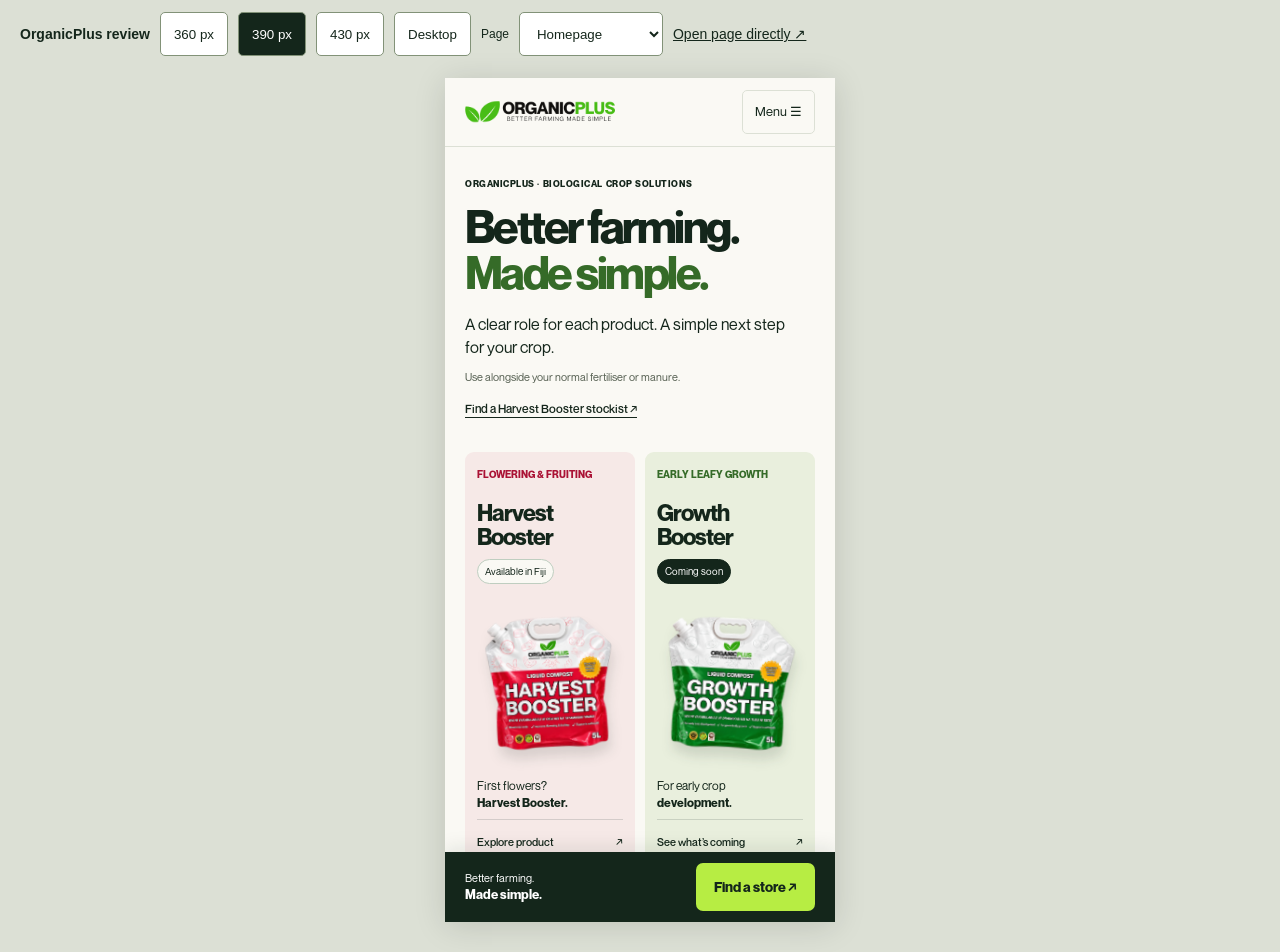
<file: qa/responsive.html>
<!doctype html><html lang="en"><head><meta charset="utf-8"><meta name="viewport" content="width=device-width,initial-scale=1"><meta name="robots" content="noindex,nofollow"><title>OrganicPlus — responsive review</title><style>*{box-sizing:border-box}body{margin:0;background:#dce0d5;font:14px Arial;color:#14261b}header{padding:12px 20px;display:flex;gap:10px;align-items:center;flex-wrap:wrap}button,select{padding:10px 13px;min-height:44px;border:1px solid #829278;border-radius:5px;background:white;color:#14261b;cursor:pointer}button[aria-pressed=true]{background:#14261b;color:white}main{display:flex;justify-content:center;padding:10px 0 30px;min-width:max-content}iframe{border:0;flex-shrink:0;width:390px;height:844px;box-shadow:0 4px 30px #0002;background:#faf9f4}a{color:inherit}label{font-size:12px}</style></head><body><header><strong>OrganicPlus review</strong><button data-width="360" aria-pressed="false">360 px</button><button data-width="390" aria-pressed="true">390 px</button><button data-width="430" aria-pressed="false">430 px</button><button data-width="1280" aria-pressed="false">Desktop</button><label for="page">Page</label><select id="page"><option value="/">Homepage</option><option value="/harvest-booster/">Harvest Booster</option><option value="/growth-booster/">Growth Booster</option><option value="/stockists/">Stockists</option><option value="/about/">About &amp; contact</option></select><a id="direct" href="/">Open page directly ↗</a></header><main><iframe id="preview" src="/" title="OrganicPlus website"></iframe></main><script>const frame=document.getElementById('preview'),page=document.getElementById('page'),direct=document.getElementById('direct');document.querySelectorAll('button[data-width]').forEach(button=>button.addEventListener('click',()=>{document.querySelectorAll('button[data-width]').forEach(item=>item.setAttribute('aria-pressed',String(item===button)));frame.style.width=button.dataset.width+'px'}));page.addEventListener('change',()=>{frame.src=page.value;direct.href=page.value});</script></body></html>
</file>
<file: styles.css>
@font-face{font-family:Neue;src:url('./assets/fonts/NeueMontreal-Regular.woff') format('woff');font-weight:400;font-display:swap}@font-face{font-family:Neue;src:url('./assets/fonts/NeueMontreal-Medium.woff') format('woff');font-weight:500;font-display:swap}@font-face{font-family:Neue;src:url('./assets/fonts/NeueMontreal-Bold.woff') format('woff');font-weight:700;font-display:swap}
:root{--ink:#14261b;--green:#b7ed43;--deep:#356b28;--paper:#faf9f4;--red:#d4143c;--line:#dce0d5;--muted:#586254}*{box-sizing:border-box}html{scroll-behavior:smooth;scroll-padding-top:100px}body{margin:0;background:var(--paper);color:var(--ink);font:400 17px/1.5 Neue,Arial,sans-serif}img{max-width:100%;display:block}a{color:inherit;text-underline-offset:4px}button,input,select{font:inherit}button,a,input,select,summary{-webkit-tap-highlight-color:transparent}button,summary{cursor:pointer}button:disabled{cursor:default;opacity:.5}[hidden]{display:none!important}h1,h2,h3,h4,p,figure,blockquote{margin:0}h1,h2,h3,h4{font-weight:700;line-height:1.05;letter-spacing:-.04em}h2{font-size:clamp(36px,4.5vw,60px)}h3{font-size:25px}p{max-width:65ch}a:focus-visible,button:focus-visible,input:focus-visible,select:focus-visible,summary:focus-visible,.harvest-gallery:focus-visible{outline:3px solid var(--red);outline-offset:5px}.container{width:min(1240px,calc(100% - 96px));margin:auto}.section{padding:88px 0}.eyebrow{font-size:12px;line-height:1.4;letter-spacing:.11em;font-weight:700;margin-bottom:18px}.button{display:inline-flex;align-items:center;justify-content:center;gap:24px;min-height:54px;padding:14px 23px;border:1px solid transparent;border-radius:7px;font-weight:700;line-height:1.2;text-decoration:none;transition:background .18s,transform .18s}.button:hover{transform:translateY(-2px)}.button-green{background:var(--green);color:var(--ink)}.button-green:hover{background:#c9f871}.button-dark{background:var(--ink);color:#fff}.text-link{display:inline-flex;align-items:center;min-height:44px;font-weight:500}.skip-link{position:fixed;top:-100px;left:20px;z-index:20;background:white;padding:14px}.skip-link:focus{top:12px}.header{position:sticky;top:0;z-index:10;border-bottom:1px solid var(--line);background:rgba(250,249,244,.97)}.header-inner{height:90px;display:flex;align-items:center;gap:32px}.brand{display:block;flex-shrink:0}.brand-mark{display:block;position:relative;width:181px;aspect-ratio:389/55;overflow:hidden}.brand-mark img{position:absolute;width:128.5347%;max-width:none;height:auto;left:-15.4242%;top:-405.4545%}.desktop-nav{margin-left:auto;display:flex;gap:26px;font-size:15px}.desktop-nav a{text-decoration:none;min-height:44px;display:flex;align-items:center}.desktop-nav a:hover{text-decoration:underline}.header-cta{font-size:15px;min-height:46px;padding:12px 18px}.menu-toggle{display:none;border:1px solid var(--line);padding:9px 12px;min-height:44px;background:transparent;border-radius:5px;color:var(--ink)}.mobile-nav{padding:8px 24px 18px;border-top:1px solid var(--line)}.mobile-nav a{display:block;padding:12px 0;text-decoration:none}
.hero{overflow:hidden}.hero-grid{display:grid;grid-template-columns:1.05fr 1fr;align-items:center;gap:30px;padding-top:44px;padding-bottom:44px}.hero-copy{position:relative;z-index:1}.product-eyebrow{color:var(--red)}h1{font-size:clamp(52px,5.8vw,79px);line-height:.99;letter-spacing:-.055em}h1 span{color:var(--deep)}.hero-description{max-width:440px;font-size:19px;line-height:1.45;margin-top:24px}.hero-actions{display:flex;align-items:flex-start;flex-direction:column;gap:5px;margin-top:26px}.hero-note{margin-top:16px;font-size:12px;color:var(--muted)}.hero-note span{display:block}.hero-product{position:relative;isolation:isolate;min-width:0;aspect-ratio:1/1.1;display:flex;align-items:center;justify-content:center;background:#f3eae3;border-radius:45% 45% 12px 12px}.product-halo{position:absolute;inset:12% 3% 13%;border:1px solid #dec4b8;border-radius:50%;transform:rotate(-18deg)}.product-halo:after{content:'';position:absolute;inset:20px;border:1px solid #e5cfc4;border-radius:50%}.stage-word{position:absolute;top:10%;left:6%;font-weight:700;font-size:clamp(60px,7.7vw,108px);letter-spacing:-.065em;line-height:.84;color:#e6d1c6;z-index:-1}.pouch{width:94%;height:auto;transform:rotate(-6deg);filter:drop-shadow(10px 25px 10px #6d35332b);clip-path:inset(5.9% 4% 4.9% 5.8%)}.product-badge{position:absolute;right:-6px;top:6%;display:grid;place-content:center;width:110px;aspect-ratio:1;background:var(--green);border:1px solid var(--ink);border-radius:50%;text-align:center;transform:rotate(9deg);font-size:14px;line-height:1.05;letter-spacing:-.02em}.product-badge strong{margin-top:6px;font-size:14px}.product-caption{position:absolute;bottom:17px;text-align:center;font-size:10px;font-weight:700;letter-spacing:.08em}.routine-strip{background:var(--ink);color:#fff}.routine-grid{display:grid;grid-template-columns:repeat(3,1fr);gap:28px;padding-top:26px;padding-bottom:26px}.routine-grid>div{display:flex;gap:16px;align-items:center}.routine-icon{color:var(--green);width:40px;flex-shrink:0;font-weight:700;font-size:32px;line-height:1;text-align:center}.routine-grid strong,.routine-grid p span{display:block}.routine-grid strong{font-size:17px;line-height:1.2}.routine-grid p span{margin-top:5px;font-size:12px;color:#c8d0c7}.section-heading{display:flex;justify-content:space-between;align-items:flex-end;gap:44px;margin-bottom:36px}.section-heading>p{max-width:360px;color:var(--muted)}.results-grid{display:grid;grid-template-columns:.95fr 1.05fr;gap:56px;align-items:center}.feature-farmer{position:relative;border-radius:10px;overflow:hidden}.feature-farmer>img{width:100%;height:auto;aspect-ratio:1.2;object-fit:cover;object-position:center 45%}.feature-farmer figcaption{position:absolute;bottom:16px;left:16px;background:var(--paper);padding:7px 12px;border-radius:4px;font-size:11px;font-weight:500}.quote-mark{font-size:100px;line-height:.65;color:var(--deep)}blockquote{font-size:clamp(24px,2.2vw,31px);line-height:1.25;letter-spacing:-.035em}.farmer-byline{display:flex;align-items:center;gap:13px;margin-top:25px}.farmer-byline img{width:54px;height:54px;border-radius:50%;object-fit:cover}.farmer-byline strong,.farmer-byline span{display:block}.farmer-byline span{font-size:14px;color:var(--muted)}.story-note,.gallery-note{font-size:12px;color:var(--muted);line-height:1.5;margin-top:17px;max-width:420px}.why-note{margin-top:36px;padding-top:26px;border-top:1px solid var(--line);display:flex;align-items:center;gap:22px}.why-note>span{font-size:50px;color:var(--deep)}.why-note h3{font-size:23px}.why-note p{font-size:15px;max-width:600px;margin-top:8px;color:var(--muted)}.why-note>a{margin-left:auto;white-space:nowrap;font-size:14px}
.locator{background:var(--green)}.locator-layout{display:grid;grid-template-columns:.85fr 1.15fr;gap:64px;align-items:start}.locator-intro>p:not(.eyebrow){margin-top:25px;max-width:340px}.locator-intro .locator-tip{font-size:14px;line-height:1.55}.locator-mark{font-size:120px;font-weight:500;line-height:1.3}.locator-panel{background:var(--paper);border-radius:12px;padding:30px;min-width:0}.locator-panel>p{font-size:15px;color:var(--muted);margin-top:8px}.search-row{display:flex;gap:12px;align-items:flex-end;margin-top:24px}.search-field{flex:1;min-width:0}label{display:block;font-size:12px;font-weight:700;margin-bottom:7px}input,select{color:var(--ink);background:white;border:1px solid #b6c0b1;border-radius:5px;min-height:50px;padding:10px 12px;width:100%;min-width:0;font-size:16px}input:disabled,select:disabled{background:#f1f1ed}input::placeholder{color:#697365;font-size:14px}.reset-button{border:1px solid #b6c0b1;min-height:50px;padding:8px 12px;background:transparent;border-radius:5px;color:var(--ink);font-size:14px}.area-filters{margin-top:16px}.area-filters summary{min-height:44px;display:list-item;padding:10px 0;font-size:14px;font-weight:500}.locator-filters{display:grid;grid-template-columns:repeat(3,minmax(0,1fr));gap:10px;padding:7px 0 16px}.locator-filters select{font-size:14px;padding:10px 6px}.store-summary{font-size:13px;color:var(--muted);margin:16px 0}.store-results{display:grid;gap:10px}.store-card{padding:17px 0;border-top:1px solid var(--line);display:flex;gap:16px;align-items:center;justify-content:space-between}.store-card h4{font-size:18px;line-height:1.2;letter-spacing:-.02em}.store-card p{font-size:12px;color:var(--muted);margin-top:5px}.phone{flex-shrink:0;display:inline-flex;align-items:center;min-height:44px;padding:8px 10px;border-radius:5px;background:#e9efdf;font-size:13px;font-weight:700;text-decoration:none}.store-empty{font-size:14px;padding:14px 0}.text-button{color:var(--ink);background:transparent;border:0;text-decoration:underline;text-underline-offset:4px;padding:10px 0;min-height:44px;font-size:14px}.load-more{margin-top:14px;width:100%;font-size:14px}.locator-error{font-size:14px}.steps-grid{display:grid;grid-template-columns:repeat(3,1fr);gap:30px}.steps-grid article{border-top:1px solid var(--line);padding-top:24px}.step-number{display:block;font-size:16px;color:var(--deep);margin-bottom:35px;font-weight:500}.steps-grid h3{font-size:27px;line-height:1.1}.steps-grid p{color:var(--muted);font-size:16px;margin-top:14px;max-width:310px}.how-note{display:flex;gap:25px;border-radius:7px;background:#edf0e6;padding:24px;margin-top:36px;font-size:14px}.how-note strong{min-width:165px}.how-note p{color:var(--muted)}.community{border-top:1px solid var(--line);padding-top:64px}.gallery-heading{display:flex;align-items:center;justify-content:space-between;gap:15px;margin:26px 0 18px}.gallery-heading h3{font-size:12px;letter-spacing:.06em}.gallery-controls{display:flex;align-items:center;gap:8px}.gallery-count{font-size:12px;margin-right:8px;white-space:nowrap}.icon-button{width:44px;height:44px;border:1px solid var(--line);border-radius:50%;background:transparent;font-size:22px;color:var(--ink)}.harvest-gallery{display:flex;gap:18px;overflow-x:auto;scroll-snap-type:x mandatory;scrollbar-width:thin;padding-bottom:15px;overscroll-behavior-x:contain}.harvest-gallery figure{flex:0 0 calc((100% - 54px)/4);scroll-snap-align:start;overflow:hidden;border-radius:6px;background:#e6e8df}.harvest-gallery img{width:100%;height:auto}.gallery-note{max-width:none}.faq{background:#edf0e6}.faq-grid{display:grid;grid-template-columns:.75fr 1.25fr;gap:65px}.faq-list details{border-top:1px solid #c6cebe}.faq-list details:last-child{border-bottom:1px solid #c6cebe}.faq-list summary{font-size:18px;font-weight:500;position:relative;padding:22px 35px 22px 0;list-style:none;line-height:1.3}.faq-list summary::-webkit-details-marker{display:none}.faq-list summary:after{content:'+';position:absolute;right:3px;top:18px;font-size:27px}.faq-list details[open] summary:after{content:'−'}.faq-answer{font-size:15px;line-height:1.6;color:var(--muted);padding:0 30px 22px 0}.closing{padding:64px 0}.closing-inner{display:flex;align-items:center;justify-content:space-between;gap:25px}.closing h2{font-size:clamp(42px,5.8vw,76px)}.footer{padding:35px 0;border-top:1px solid var(--line)}.footer-inner{display:flex;gap:35px;justify-content:space-between;align-items:center}.footer p{font-size:14px}.footer p>span{font-size:11px;color:var(--muted)}.footer .text-link{font-size:13px}.mobile-store-bar{display:none}
@media(min-width:1440px){.hero-grid{padding-top:55px;padding-bottom:55px}}@media(max-width:1100px){.container{width:calc(100% - 64px)}.header-inner{gap:22px}.desktop-nav{gap:15px}.brand-mark{width:165px}.hero-grid{gap:24px}h1{font-size:58px}.hero-description{font-size:18px}.product-badge{width:93px;font-size:12px}.product-badge strong{font-size:12px}.routine-grid{gap:14px}.routine-grid>div{gap:8px}.routine-grid strong{font-size:15px}.routine-grid p span{font-size:11px}.section-heading{gap:30px}.section-heading>p{max-width:300px;font-size:15px}.results-grid{gap:32px}.locator-layout{gap:35px}.locator-panel{padding:25px}.store-card{align-items:flex-start;flex-direction:column;gap:8px}.why-note>a{white-space:normal;max-width:130px}.faq-grid{gap:40px}.steps-grid h3{font-size:24px}}
@media(max-width:850px){html{scroll-padding-top:85px}.container{width:calc(100% - 44px)}.header-inner{height:73px}.brand-mark{width:157px}.desktop-nav,.header-cta{display:none}.menu-toggle{display:block;margin-left:auto}.hero-grid{padding-top:35px;padding-bottom:32px;grid-template-columns:1fr 1fr;gap:12px}h1{font-size:45px}.hero-description{font-size:16px}.hero-actions{margin-top:21px}.hero-actions .button{padding:14px;font-size:15px;gap:12px}.hero-actions .text-link{font-size:14px}.hero-product{aspect-ratio:1/1.35}.pouch{width:110%;max-width:none}.stage-word{font-size:65px;top:17%}.product-badge{width:80px;right:-2px;top:8%;font-size:11px}.product-badge strong{font-size:10px}.product-caption{font-size:8px;padding:0 12px}.hero-note{font-size:11px}.section{padding:60px 0}.routine-grid{padding-top:22px;padding-bottom:22px;gap:16px}.routine-icon{font-size:26px;width:30px}.routine-grid>div{align-items:flex-start}.routine-grid p span{line-height:1.4}.section-heading{display:block;margin-bottom:28px}.section-heading>p{max-width:500px;margin-top:20px}.results-grid{gap:28px}.feature-farmer>img{aspect-ratio:1/1.3}blockquote{font-size:25px}.quote-mark{font-size:80px}.why-note{display:grid;grid-template-columns:40px minmax(0,1fr);align-items:start;gap:14px}.why-note>div{min-width:0}.why-note>a{grid-column:2;margin-left:0;max-width:none;justify-self:start;white-space:normal}.locator-layout{grid-template-columns:1fr;gap:25px}.locator-intro h2 br{display:none}.locator-intro>p:not(.eyebrow){max-width:570px;margin-top:16px}.locator-mark{display:none}.locator-filters{gap:14px}.store-card{align-items:center;flex-direction:row}.steps-grid{gap:20px}.steps-grid h3{font-size:22px}.steps-grid p{font-size:15px}.faq-grid{grid-template-columns:1fr;gap:30px}.footer-inner{flex-wrap:wrap;gap:22px}.footer .text-link{margin-left:auto}.harvest-gallery figure{flex-basis:calc((100% - 36px)/3)}}
@media(max-width:620px){body{padding-bottom:calc(76px + env(safe-area-inset-bottom))}.container{width:calc(100% - 40px)}.header-inner{height:68px}.brand-mark{width:150px}.menu-toggle{font-size:13px}.hero-grid{grid-template-columns:1fr;gap:22px;padding-top:30px;padding-bottom:24px}.product-eyebrow{font-size:11px;margin-bottom:14px}h1{font-size:clamp(39px,10.8vw,61px);line-height:1.01}.hero-description{font-size:17px;margin-top:20px;max-width:370px}.hero-actions{margin-top:22px;gap:6px}.hero-actions .button{min-height:54px;padding:14px 20px;gap:25px;font-size:16px}.hero-actions .text-link{min-height:40px;font-size:14px}.hero-note{margin-top:10px;font-size:11px}.hero-note span{display:inline}.hero-product{width:100%;max-width:410px;aspect-ratio:1.2;margin:auto;border-radius:45% 45% 10px 10px}.pouch{width:83%;transform:rotate(-7deg);margin-top:-4px}.product-halo{inset:8% 13% 12%}.stage-word{top:12%;left:5%;font-size:71px}.product-badge{width:86px;top:1%;right:0;font-size:11px}.product-badge strong{font-size:11px}.product-caption{bottom:7px;font-size:8px}.routine-grid{grid-template-columns:1fr;gap:17px;padding-top:25px;padding-bottom:25px}.routine-grid>div{align-items:center;gap:17px}.routine-icon{width:30px;font-size:30px}.routine-grid strong{font-size:16px}.routine-grid p span{font-size:12px;margin-top:2px}.section{padding:46px 0}h2{font-size:38px;line-height:1.03}.eyebrow{font-size:10px;margin-bottom:14px}.section-heading>p{font-size:15px;margin-top:18px}.results-grid{grid-template-columns:1fr;gap:28px}.feature-farmer>img{aspect-ratio:1.22;object-position:center 38%}.farmer-story{padding:4px 3px 0}.quote-mark{font-size:74px}blockquote{font-size:25px;line-height:1.28}.farmer-byline{margin-top:20px}.story-note{font-size:11px}.why-note{grid-template-columns:32px minmax(0,1fr);margin-top:27px;padding-top:23px;gap:13px}.why-note>span{font-size:37px}.why-note h3{font-size:22px;line-height:1.12}.why-note p{font-size:14px;margin-top:9px}.why-note>a{margin-left:0;font-size:13px}.locator-intro h2 br{display:block}.locator-intro>p:not(.eyebrow){font-size:16px}.locator-intro .locator-tip{font-size:12px!important;line-height:1.5}.locator-panel{padding:22px 18px;border-radius:9px}.locator-panel h3{font-size:25px}.locator-panel>p{font-size:14px}.search-row{gap:9px;margin-top:22px}.reset-button{padding:10px;font-size:13px}.locator-filters{grid-template-columns:1fr;gap:12px}.locator-filters select{font-size:16px;padding:10px 12px}.store-summary{font-size:12px;line-height:1.5}.store-card{flex-direction:column;align-items:flex-start;gap:8px}.store-card h4{font-size:18px}.store-card p{font-size:12px}.phone{padding:8px 12px;font-size:13px}.steps-grid{grid-template-columns:1fr;gap:23px}.steps-grid article{display:grid;grid-template-columns:34px 1fr;column-gap:17px;padding-top:21px}.step-number{grid-row:1/3;margin:0;font-size:18px;padding-top:2px}.steps-grid h3{font-size:24px}.steps-grid p{margin-top:9px;font-size:15px;max-width:none}.how-note{display:block;padding:20px;margin-top:28px;font-size:14px}.how-note p{margin-top:8px}.community{padding-top:40px}.gallery-heading{align-items:flex-end;margin-top:20px}.gallery-heading h3{font-size:9px;line-height:1.5;max-width:130px}.gallery-controls{gap:5px}.gallery-count{font-size:10px;margin-right:4px}.icon-button{width:44px;height:44px}.harvest-gallery{gap:14px}.harvest-gallery figure{flex-basis:76%}.gallery-note{font-size:11px}.faq-grid{gap:23px}.faq-list summary{font-size:17px;padding-top:20px;padding-bottom:20px}.faq-answer{font-size:14px;padding-right:12px}.closing{padding:43px 0}.closing-inner{align-items:flex-start;flex-direction:column;gap:24px}.closing h2{font-size:44px}.footer{padding:30px 0}.footer-inner{align-items:flex-start;flex-direction:column;gap:20px}.footer .brand-mark{width:160px}.footer .text-link{margin-left:0}.mobile-store-bar{position:fixed;bottom:0;left:0;right:0;z-index:11;display:flex;align-items:center;justify-content:space-between;gap:12px;background:var(--ink);padding:11px 20px calc(11px + env(safe-area-inset-bottom));box-shadow:0 -4px 18px #14261b1a;color:white}.mobile-store-bar>span{font-size:11px;line-height:1.3}.mobile-store-bar strong{display:block;font-size:13px}.mobile-store-bar .button{min-height:48px;font-size:14px;padding:12px 17px;gap:10px}}
@media(prefers-reduced-motion:reduce){html{scroll-behavior:auto}.button{transition:none}.button:hover{transform:none}}

/* Keep the supplied chilli photograph intact and frame Abdul’s portrait from image 26. */
.feature-farmer>img.featured-chillies{aspect-ratio:4/5;object-fit:contain}.farmer-portrait{position:relative;display:block;flex:0 0 54px;width:54px;height:54px;border-radius:50%;overflow:hidden}.farmer-byline .farmer-portrait img{position:absolute;width:500%;height:auto;max-width:none;left:-263%;top:-89%;border-radius:0}.farmer-byline>p{min-width:0}

/* Match the proof introduction to the photo and quote columns on desktop. */
@media(min-width:851px){.proof{--proof-column-gap:56px}.proof .section-heading,.proof .results-grid{grid-template-columns:.95fr 1.05fr;column-gap:var(--proof-column-gap)}.proof .section-heading{display:grid;align-items:end}.proof .section-heading>p{justify-self:start}}
@media(min-width:851px) and (max-width:1100px){.proof{--proof-column-gap:32px}}

/* Native expandable directory: all retailer details are available without JavaScript. */
.stockist-directory{margin-top:16px;border-top:1px solid var(--line);padding-top:8px}.stockist-directory>summary{min-height:48px;padding:12px 0;font-size:14px;font-weight:500;line-height:1.5;cursor:pointer}.directory-note{font-size:12px;color:var(--muted);line-height:1.5;margin:8px 0 22px}.directory-region{margin:24px 0}.directory-region>h4{font-size:20px;line-height:1.3;margin-bottom:8px}.directory-store{display:flex;align-items:center;justify-content:space-between;gap:12px;padding:15px 0;border-top:1px solid var(--line)}.directory-store>div{min-width:0}.directory-store h5{margin:0;font-size:16px;line-height:1.3;overflow-wrap:anywhere}.directory-store p{font-size:12px;color:var(--muted);margin-top:4px}.directory-store .phone{white-space:nowrap}
@media(max-width:1100px){.directory-store{align-items:flex-start;flex-direction:column;gap:8px}}
</file>
<file: organicplus.css>
/* OrganicPlus family pages share the established brand typography and lime accent. */
h5{margin:0}.product-nav{position:relative}.product-nav>summary{cursor:pointer;min-height:44px;display:flex;align-items:center;gap:7px;list-style:none}.product-nav>summary:after{content:'⌄';font-size:15px}.product-nav>summary::-webkit-details-marker{display:none}.product-nav>div{position:absolute;top:calc(100% + 8px);left:-18px;width:230px;background:var(--paper);border:1px solid var(--line);padding:9px 18px;border-radius:8px;box-shadow:0 10px 25px #14261b14;z-index:20}.product-nav>div>a{display:block;padding:12px 0}.product-nav>div>a+a{border-top:1px solid var(--line)}.product-nav a span{display:block;font-size:12px;color:var(--muted);margin-top:3px}.nav-soon{font-size:11px;border:1px solid var(--line);padding:3px 7px;border-radius:20px;margin-left:8px}.footer-links{display:flex;gap:20px;font-size:13px}.brand-hero{overflow:hidden}.brand-hero-grid{display:grid;grid-template-columns:1fr 1.08fr;gap:28px;align-items:center;padding-top:48px;padding-bottom:42px}.brand-hero h1{font-size:clamp(54px,5.9vw,82px);line-height:1.01}.brand-hero h1 span,.about-hero h1 span{color:var(--deep)}.brand-intro{font-size:19px;line-height:1.5;max-width:440px;margin-top:24px}.brand-actions{display:flex;flex-direction:column;align-items:flex-start;gap:8px;margin-top:26px}.brand-small{font-size:12px;line-height:1.5;color:var(--muted);margin-top:12px;max-width:310px}.brand-principles{background:var(--ink);color:white}.principles-grid{display:grid;grid-template-columns:repeat(3,1fr);gap:20px;padding-top:24px;padding-bottom:24px}.principles-grid p{display:flex;gap:14px;align-items:center;font-size:15px}.principles-grid span{color:var(--green);font-size:12px;font-weight:700}.product-family-grid{display:grid;grid-template-columns:1fr 1fr;gap:24px}.family-card{border:1px solid var(--line);border-radius:12px;overflow:hidden;display:flex;flex-direction:column;min-width:0;background:#fff}.family-card-top{display:flex;align-items:center;justify-content:space-between;gap:10px;padding:22px 24px 0}.family-card-top .eyebrow{margin:0;font-size:10px}.harvest-card .eyebrow,.harvest-card .product-trigger{color:var(--red)}.growth-card .eyebrow,.growth-card .product-trigger{color:var(--deep)}.availability{font-size:10px;line-height:1.3;white-space:nowrap;background:#edf1e6;color:var(--deep);border-radius:20px;padding:6px 9px}.availability-soon{background:var(--ink);color:white}.family-card-image{height:315px;display:flex;align-items:center;justify-content:center;padding:10px 25px;text-decoration:none}.family-card-image img{height:100%;width:auto;max-width:100%;object-fit:contain}.family-card-copy{padding:10px 28px 28px;display:flex;flex-direction:column;flex:1}.product-trigger{font-size:14px;font-weight:500;margin-bottom:8px}.family-card h3{font-size:35px;line-height:1.1;letter-spacing:-.045em}.product-promise{font-size:23px;line-height:1.2;letter-spacing:-.025em;margin-top:18px;margin-bottom:15px}.family-card-copy>p:not(.product-promise):not(.product-trigger){font-size:15px;line-height:1.55;color:var(--muted);margin-bottom:24px}.family-card .button{margin-top:auto;align-self:flex-start;font-size:14px;min-height:49px;padding:12px 16px}.button-outline{border:1px solid var(--ink);background:transparent;color:var(--ink)}.family-footnote{font-size:12px;line-height:1.6;color:var(--muted);margin-top:20px;max-width:850px}.brand-proof{background:#f0eee6}.brand-proof-grid{display:grid;grid-template-columns:.9fr 1.1fr;gap:65px;align-items:center}.brand-proof-grid>figure{position:relative;max-width:430px;overflow:hidden;border-radius:8px}.brand-proof-grid>figure>img{width:100%;height:auto;aspect-ratio:4/5;object-fit:cover}.brand-proof-grid figcaption{position:absolute;bottom:15px;left:15px;background:var(--paper);font-size:11px;padding:7px 10px;border-radius:4px}.brand-quote .eyebrow{font-size:10px;line-height:1.5;margin-bottom:30px;color:var(--deep)}.brand-quote blockquote{font-size:31px}.quote-credit{margin-top:25px}.quote-credit strong,.quote-credit span{display:block}.quote-credit span{font-size:14px;color:var(--muted);margin-top:3px}.brand-quote .text-link{margin-top:15px;font-size:14px}.field-strip{display:grid;grid-template-columns:repeat(3,1fr);gap:18px;margin-top:35px}.field-strip img{width:100%;height:auto;aspect-ratio:1.35;object-fit:cover;border-radius:6px}.brand-about{background:#edf1e6}.brand-about-grid,.contact-grid{display:grid;grid-template-columns:1fr 1fr;gap:65px}.brand-about-grid>div>p:not(.eyebrow){margin-bottom:18px;font-size:18px;line-height:1.55}.brand-about .text-link{font-size:14px}.brand-closing{padding:64px 0;background:var(--green)}.brand-closing h2{font-size:clamp(44px,6vw,76px)}.brand-closing p:not(.eyebrow){margin-top:20px;font-size:17px}.closing-actions{display:flex;align-items:center;gap:25px;flex-wrap:wrap;margin-top:25px}.closing-actions .text-link{font-size:14px}.growth-launch{padding-top:35px}.launch-grid{display:grid;grid-template-columns:1.05fr 1fr;align-items:center;gap:40px}.back-link{font-size:13px;margin-bottom:25px}.coming-soon-pill{display:inline-block;background:var(--ink);color:white;border-radius:20px;padding:8px 13px;font-size:11px;letter-spacing:.07em;margin-bottom:20px}.growth-launch h1{font-size:clamp(43px,5.1vw,68px)}.growth-launch h1 span{color:var(--deep)}.growth-launch .brand-intro{font-size:19px;margin-bottom:18px}.growth-launch p:not(.eyebrow):not(.brand-intro){font-size:15px;color:var(--muted);line-height:1.6;max-width:450px}.launch-pack{background:#fff;border-radius:45% 45% 12px 12px;padding:25px 0;overflow:hidden}.launch-pack img{width:100%;height:auto}.launch-pack p{font-size:10px!important;text-align:center;letter-spacing:.06em;margin:0 auto!important}.launch-note{background:#edf1e6}.launch-note p:not(.eyebrow){max-width:700px;margin-top:22px;font-size:17px;line-height:1.6}.launch-note .text-link{margin-top:18px}.no-store-bar{padding-bottom:0}.directory-intro{padding:50px 0}.directory-intro h1{font-size:clamp(43px,5.4vw,68px)}.directory-intro p:not(.eyebrow){max-width:600px;margin-top:20px;font-size:17px}.stockist-availability{font-size:14px!important;line-height:1.6;padding:17px 20px;background:#edf1e6;border-radius:6px}.stockist-availability strong{display:block}.about-hero{padding-top:55px}.about-hero h1{font-size:clamp(48px,6vw,79px)}.about-copy-grid{display:grid;grid-template-columns:1fr 1fr;gap:65px;margin-top:65px}.about-copy-grid p{font-size:17px;line-height:1.65;margin-bottom:18px}.about-principles{background:#edf1e6}.contact-section{background:var(--green)}.contact-grid>div>p:not(.eyebrow){max-width:400px;margin-top:22px;line-height:1.6}.contact-card{background:var(--paper);border-radius:10px;padding:30px;min-width:0}.contact-card h3{font-size:27px;line-height:1.2}.contact-card p{font-size:16px;line-height:1.6;margin:18px 0}.contact-card .button{font-size:14px;white-space:normal;line-height:1.3}.contact-card .contact-small{font-size:12px!important;color:var(--muted)}.contact-card .text-link{font-size:14px}
@media(max-width:1100px){.brand-hero-grid{gap:20px}.brand-hero h1{font-size:60px}.brand-intro{font-size:18px}.family-seal{width:86px;font-size:10px}.family-seal strong{font-size:11px}.family-card-top{padding:20px 20px 0}.family-card-copy{padding:10px 22px 24px}.family-card h3{font-size:31px}.brand-proof-grid,.brand-about-grid,.about-copy-grid,.contact-grid{gap:35px}.brand-quote blockquote{font-size:27px}.family-card-image{height:285px}.family-card-top .eyebrow{font-size:9px}.availability{font-size:9px}.header-inner{gap:18px}}
@media(max-width:850px){.brand-hero-grid{grid-template-columns:1fr 1fr;gap:15px;padding-top:35px}.brand-hero h1{font-size:46px}.brand-intro{font-size:17px}.family-stage{aspect-ratio:1/1.32}.family-pack{width:75%;top:27%}.family-growth{left:-7%}.family-harvest{right:-7%;top:34%}.family-stage-word{font-size:69px;top:17%}.family-seal{width:77px;top:8%}.pack-label{font-size:10px;padding:7px 8px}.pack-label small{font-size:9px}.principles-grid p{font-size:13px}.family-card-top{flex-wrap:wrap;gap:8px}.family-card-image{height:250px;padding:12px 10px}.family-card h3{font-size:29px}.product-promise{font-size:21px}.family-card-copy{padding:10px 20px 22px}.family-card-copy>p:not(.product-promise):not(.product-trigger){font-size:14px}.family-card .button{font-size:12px;padding:12px}.brand-proof-grid{gap:30px}.brand-quote blockquote{font-size:25px}.brand-quote .eyebrow{margin-bottom:23px}.brand-about-grid,.about-copy-grid,.contact-grid{grid-template-columns:1fr;gap:25px}.brand-about-grid>div>p:not(.eyebrow){font-size:17px}.about-copy-grid{margin-top:40px}.launch-grid{gap:25px;grid-template-columns:1fr 1fr}.growth-launch h1{font-size:43px}.launch-pack{padding:10px 0 20px}.growth-launch .brand-intro{font-size:17px}}
@media(max-width:620px){.brand-hero-grid{grid-template-columns:1fr;gap:24px;padding-top:32px;padding-bottom:30px}.brand-hero h1{font-size:clamp(46px,12.6vw,65px);line-height:1.01}.brand-intro{font-size:17px;line-height:1.5;margin-top:21px}.brand-actions{margin-top:22px;gap:6px}.brand-actions .button{font-size:15px;min-height:52px;padding:13px 17px}.brand-actions .text-link{font-size:14px}.brand-small{font-size:11px;margin-top:9px;max-width:none}.family-stage{width:100%;max-width:420px;margin:auto;aspect-ratio:1.05}.family-pack{width:67%;top:22%}.family-growth{left:-1%}.family-harvest{right:-2%;top:27%}.family-stage-word{font-size:76px;top:13%}.family-seal{width:80px;top:3%;right:1%;font-size:9px}.family-seal strong{font-size:10px}.pack-label{font-size:10px;margin-top:-2px;line-height:1.25}.pack-label small{font-size:9px}.principles-grid{grid-template-columns:1fr;gap:15px;padding-top:23px;padding-bottom:23px}.principles-grid p{font-size:14px;gap:15px}.product-family-grid{grid-template-columns:1fr;gap:22px}.family-card-top{padding:20px 20px 0;flex-wrap:nowrap}.family-card-top .eyebrow{font-size:9px}.availability{font-size:9px}.family-card-image{height:280px;padding:10px 15px}.family-card-copy{padding:8px 22px 25px}.family-card h3{font-size:33px}.product-promise{font-size:23px;margin-top:18px}.family-card-copy>p:not(.product-promise):not(.product-trigger){font-size:15px}.family-card .button{font-size:14px;padding:13px 15px}.family-footnote{font-size:11px;line-height:1.55;margin-top:17px}.brand-proof-grid{grid-template-columns:1fr;gap:30px}.brand-proof-grid>figure{max-width:none}.brand-proof-grid>figure>img{aspect-ratio:1.1;object-position:center 40%}.brand-quote blockquote{font-size:25px;line-height:1.3}.brand-quote .eyebrow{margin-bottom:25px}.quote-credit{margin-top:20px}.field-strip{gap:10px;margin-top:27px}.field-strip img{aspect-ratio:.8}.brand-about-grid{gap:23px}.brand-about-grid>div>p:not(.eyebrow){font-size:16px}.brand-closing{padding:45px 0}.brand-closing h2{font-size:44px}.brand-closing p:not(.eyebrow){font-size:16px;margin-top:18px}.closing-actions{flex-direction:column;align-items:flex-start;gap:10px;margin-top:22px}.footer-links{font-size:13px}.growth-launch{padding-top:22px}.launch-grid{grid-template-columns:1fr;gap:30px}.back-link{margin-bottom:22px}.coming-soon-pill{margin-bottom:17px}.growth-launch h1{font-size:clamp(40px,10.8vw,58px)}.growth-launch .brand-intro{font-size:18px}.growth-launch .brand-actions .button{font-size:14px}.launch-pack{max-width:420px;margin:auto;width:100%;padding:10px 0 20px}.launch-note p:not(.eyebrow){font-size:16px;margin-top:18px}.directory-intro{padding:35px 0}.directory-intro h1{font-size:44px}.directory-intro p:not(.eyebrow){font-size:16px}.stockist-availability{padding:16px;font-size:13px!important}.about-hero{padding-top:35px}.about-hero h1{font-size:clamp(45px,12.4vw,64px)}.about-copy-grid{margin-top:35px;gap:20px}.about-copy-grid p{font-size:16px}.contact-card{padding:23px 20px}.contact-card h3{font-size:25px}.contact-card .button{font-size:13px;padding:13px 12px;gap:7px}.contact-grid>div>p:not(.eyebrow){font-size:16px}.about-copy-grid h2{font-size:32px}}

/* Each product keeps its own visible role, name, status and link in the hero. */
.brand-hero-grid{grid-template-columns:.85fr 1.3fr;gap:38px;padding-top:45px;padding-bottom:45px}.brand-hero h1{font-size:clamp(48px,5.2vw,72px)}.brand-hero .brand-intro{font-size:19px;max-width:360px}.brand-hero .brand-small{font-size:13px;max-width:330px;margin-top:18px}.hero-store-link{font-size:13px;margin-top:18px}.hero-product-pair{display:grid;grid-template-columns:repeat(2,minmax(0,1fr));gap:16px;min-width:0}.hero-product-panel{min-width:0;border-radius:12px;padding:22px 18px 14px;display:flex;flex-direction:column;align-items:flex-start;overflow:hidden}.hero-harvest{background:#f6e9e7}.hero-growth{background:#e9efdd}.hero-product-role{font-size:9px;line-height:1.4;letter-spacing:.06em;font-weight:700;margin-bottom:9px}.hero-harvest .hero-product-role{color:#aa1235}.hero-growth .hero-product-role{color:var(--deep)}.hero-product-panel h2{font-size:29px;line-height:1.05;letter-spacing:-.04em;max-width:100%;margin-bottom:12px}.hero-product-status{display:inline-block;font-size:10px;line-height:1.3;padding:5px 8px;border:1px solid #bfcec0;border-radius:20px;background:#faf9f4;color:var(--ink)}.hero-status-soon{color:white;background:var(--ink);border-color:var(--ink)}.hero-product-image{display:flex;width:100%;align-items:center;justify-content:center;height:240px;margin:13px 0 10px}.hero-product-image img{width:100%;height:100%;object-fit:contain;mix-blend-mode:normal;filter:drop-shadow(2px 10px 6px #14261b22)}.hero-harvest .hero-product-image img{transform:rotate(-3deg)}.hero-growth .hero-product-image img{transform:rotate(3deg)}.hero-product-cue{font-size:13px;line-height:1.4;margin-bottom:10px}.hero-product-link{display:flex;align-items:center;justify-content:space-between;gap:8px;min-height:44px;width:100%;font-size:12px;font-weight:500;text-decoration:none;border-top:1px solid #14261b25;margin-top:auto}.hero-product-link:hover{text-decoration:underline;text-underline-offset:3px}.family-card{background:var(--paper)}.harvest-card .family-card-image{background:#f6e9e7;margin-top:18px}.growth-card .family-card-image{background:#e9efdd;margin-top:18px}.family-card-image img{mix-blend-mode:normal;filter:drop-shadow(2px 10px 6px #14261b1a)}.launch-pack{background:#e9efdd;padding:28px 15px 20px}.launch-pack img{filter:drop-shadow(3px 14px 8px #14261b22)}.hero-product .pouch{clip-path:none}.brand-about .about-positioning{font-size:21px;line-height:1.3;color:var(--deep);font-weight:500;margin-top:25px}.brand-about-grid>div>p:not(.eyebrow):not(.about-positioning){font-size:17px;line-height:1.6}
@media(max-width:1100px){.brand-hero-grid{gap:25px;grid-template-columns:.85fr 1.3fr}.brand-hero h1{font-size:53px}.hero-product-pair{gap:12px}.hero-product-panel{padding:20px 14px 12px}.hero-product-panel h2{font-size:25px}.hero-product-image{height:215px}.brand-hero .brand-intro{font-size:17px}}
@media(max-width:850px){.brand-hero-grid{grid-template-columns:1fr;gap:28px}.brand-hero-copy{max-width:600px}.brand-hero h1{font-size:61px}.brand-hero .brand-intro{max-width:500px;font-size:18px}.brand-hero .brand-small{max-width:none;margin-top:12px}.hero-store-link{margin-top:8px}.hero-product-panel{padding:22px 22px 14px}.hero-product-panel h2{font-size:30px}.hero-product-image{height:265px}.hero-product-role{font-size:10px}.hero-product-cue{font-size:14px}.hero-product-link{font-size:13px}}
@media(max-width:620px){.brand-hero-grid{padding-top:30px;padding-bottom:30px;gap:23px}.brand-hero h1{font-size:clamp(43px,11.7vw,61px)}.brand-hero-copy>.eyebrow{font-size:9px;line-height:1.5;letter-spacing:.06em;margin-bottom:12px}.brand-hero .brand-intro{font-size:16px;line-height:1.45;margin-top:18px;max-width:340px}.brand-hero .brand-small{font-size:11px;line-height:1.5;margin-top:10px}.hero-store-link{font-size:12px;margin-top:3px;min-height:40px}.hero-product-pair{gap:10px}.hero-product-panel{padding:16px 12px 10px;border-radius:9px}.hero-product-role{font-size:8px;line-height:1.4;letter-spacing:.025em;min-height:23px;margin-bottom:6px}.hero-product-panel h2{font-size:23px;line-height:1.05;min-height:49px;margin-bottom:9px}.hero-product-status{font-size:9px;padding:5px 7px}.hero-product-image{height:175px;margin:10px 0 8px}.hero-product-cue{font-size:11px;line-height:1.45;margin-bottom:8px}.hero-product-link{font-size:10px;line-height:1.3;gap:4px;min-height:44px}.brand-about .about-positioning{font-size:20px;margin-top:20px}.brand-about-grid>div>p:not(.eyebrow):not(.about-positioning){font-size:15px;line-height:1.65}.launch-pack{padding:20px 10px}.family-card-image img{max-width:95%}}
@media(max-width:374px){.hero-product-panel{padding-left:10px;padding-right:10px}.hero-product-panel h2{font-size:21px}.hero-product-image{height:155px}.hero-product-link{font-size:9px}}
@media(max-width:620px){.hero-product-role{font-size:10px;line-height:1.35;min-height:27px;letter-spacing:0}.hero-product-status{font-size:10px}.hero-product-cue{font-size:12px}.hero-product-link{font-size:11px}}
@media(max-width:374px){.hero-product-link{font-size:10px}.hero-product-role{font-size:9px}}
</file>
